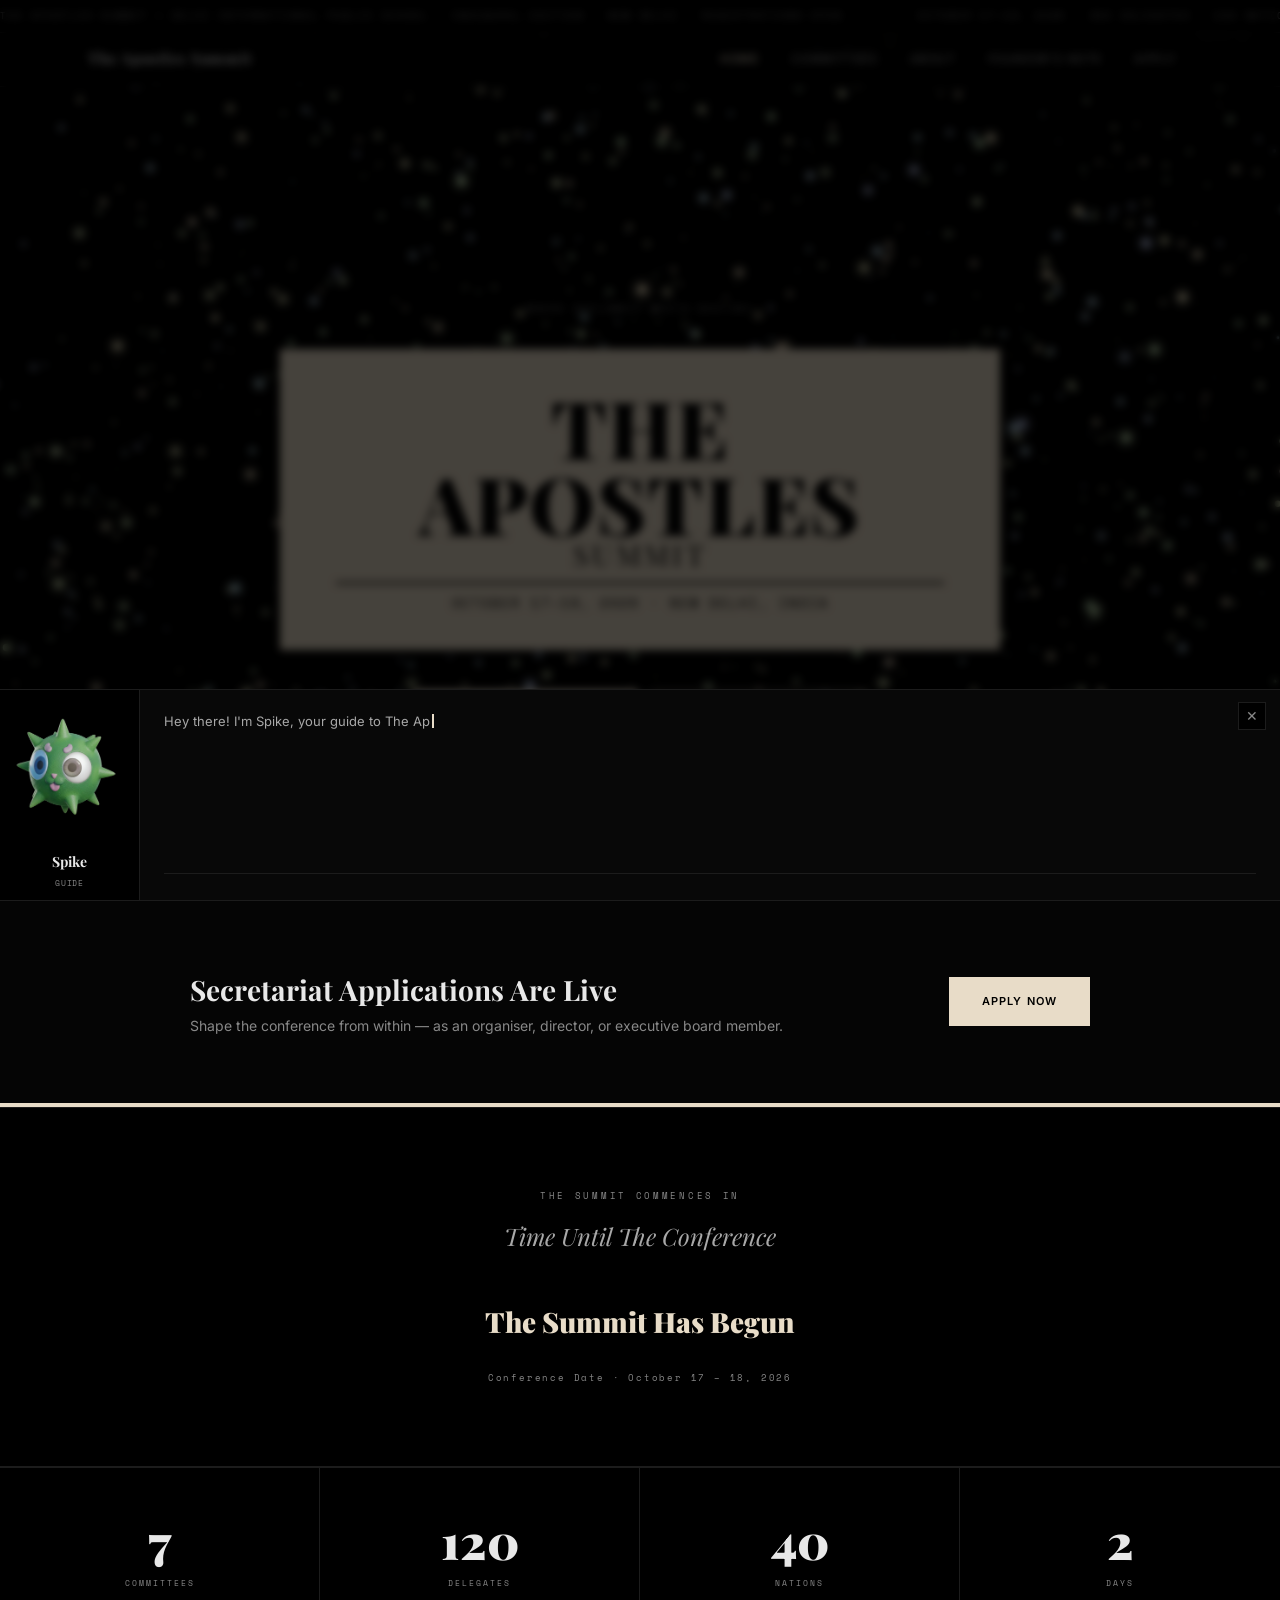
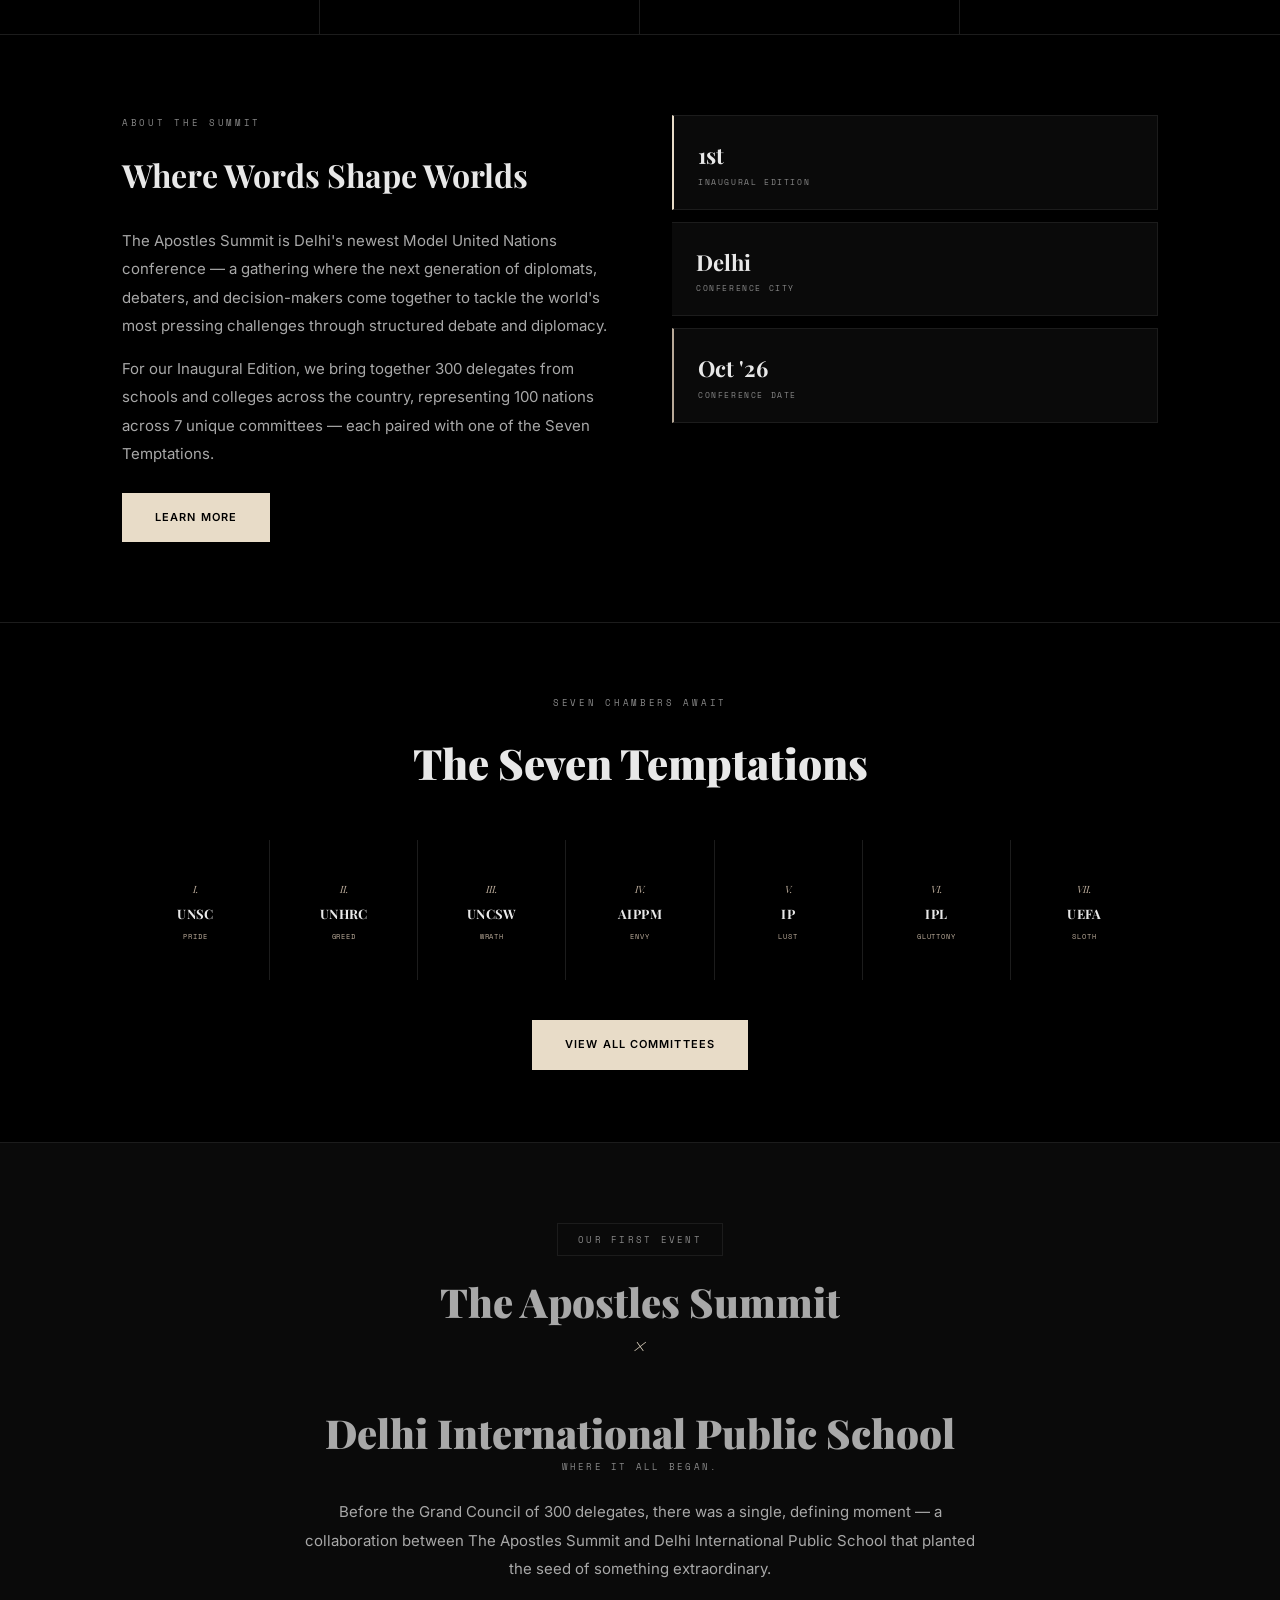
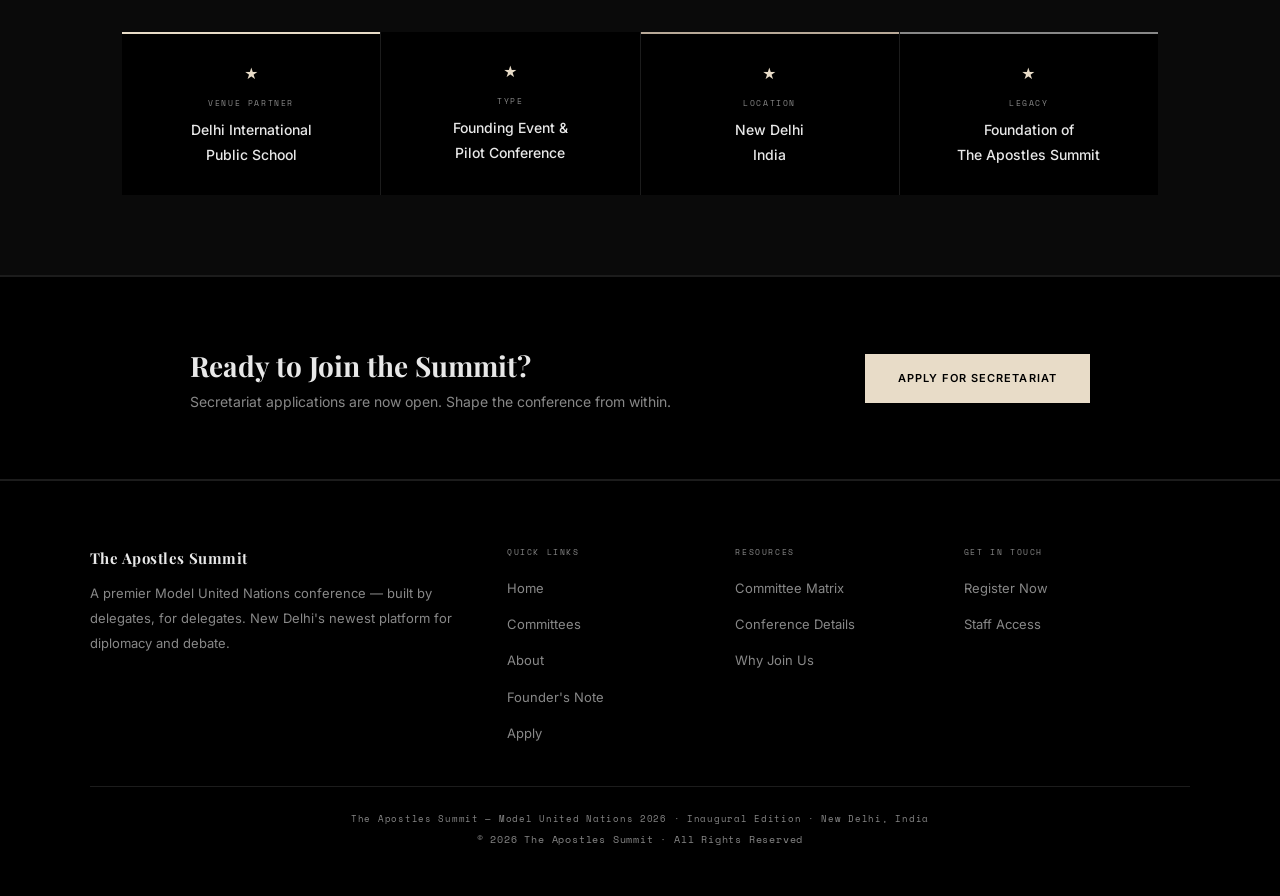
<file: index.html>
<!DOCTYPE html>
<html lang="en">
<head>
<meta charset="UTF-8">
<meta name="viewport" content="width=device-width, initial-scale=1.0">
<title>The Apostles Summit 2026 — Premier MUN Conference in New Delhi</title>

<!-- Primary Meta Tags -->
<meta name="title" content="The Apostles Summit 2026 | Model United Nations Conference">
    <meta name="description" content="Join The Apostles Summit 2026, Delhi's premier Model United Nations conference. Oct 17-18, 2026. 300 delegates, 100 nations, 7 committees across 7 deadly sins themes.">
<meta name="keywords" content="MUN, Model United Nations, Delhi MUN, student conference, debate competition, UNSC, UNHRC, UNCSW, AIPPM, Indian Parliament, International Press, UEFA, IPL, October 2026">
<meta name="author" content="The Apostles Summit">
<meta name="robots" content="index, follow">

<!-- Open Graph / Facebook -->
<meta property="og:type" content="website">
<meta property="og:url" content="https://the-apostles-summit.vercel.app/">
<meta property="og:title" content="The Apostles Summit 2026 — MUN Conference Delhi">
    <meta property="og:description" content="The Apostles Summit is Delhi's newest Model United Nations conference. October 17-18, 2026 | 300 delegates, 100 nations, 7 committees">
<meta property="og:image" content="https://the-apostles-summit.vercel.app/assets/images/og-image.jpg">
<meta property="og:image:width" content="1200">
<meta property="og:image:height" content="630">
<meta property="og:site_name" content="The Apostles Summit">

<!-- Twitter -->
<meta property="twitter:card" content="summary_large_image">
<meta property="twitter:url" content="https://the-apostles-summit.vercel.app/">
<meta property="twitter:title" content="The Apostles Summit 2026 — MUN Conference Delhi">
    <meta property="twitter:description" content="Delhi's newest Model United Nations conference. Oct 17-18, 2026. 300 delegates, 100 nations, 7 committees themed around the Seven Deadly Sins.">
<meta property="twitter:image" content="https://the-apostles-summit.vercel.app/assets/images/og-image.jpg">
<meta property="twitter:site" content="@ApostlesSummit">

<!-- Icons -->
<link rel="icon" type="image/png" sizes="32x32" href="/favicon-32x32.png">
<link rel="icon" type="image/png" sizes="16x16" href="/favicon-16x16.png">
<link rel="canonical" href="https://the-apostles-summit.vercel.app/">

<!-- Preconnect -->
<link rel="preconnect" href="https://fonts.googleapis.com">
<link rel="preconnect" href="https://fonts.gstatic.com" crossorigin>
<link href="https://fonts.googleapis.com/css2?family=Playfair+Display:ital,wght@0,400;0,700;0,900;1,400;1,700&family=Inter:wght@300;400;500;600&family=Space+Mono:wght@400;700&display=swap" rel="stylesheet">
<link rel="stylesheet" href="assets/css/style.css">
<script src="https://cdn.jsdelivr.net/npm/gsap@3.12.5/dist/gsap.min.js"></script>

<!-- Structured Data -->
<script type="application/ld+json">
{
  "@context": "https://schema.org",
  "@type": "Event",
  "name": "The Apostles Summit 2026",
    "description": "Delhi's premier Model United Nations conference. October 17-18, 2026. 300 delegates, 100 nations, 7 committees themed around the Seven Deadly Sins.",
      "startDate": "2026-10-17T09:00:00+05:30",
      "endDate": "2026-10-19T17:00:00+05:30",
  "eventAttendanceMode": "https://schema.org/OfflineEventAttendanceMode",
  "eventStatus": "https://schema.org/EventScheduled",
  "location": {
    "@type": "Place",
    "name": "New Delhi, India",
    "address": {
      "@type": "PostalAddress",
      "addressLocality": "New Delhi",
      "addressCountry": "IN"
    }
  },
  "organizer": {
    "@type": "Organization",
    "name": "The Apostles Summit",
    "url": "https://the-apostles-summit.vercel.app"
  },
  "offers": {
    "@type": "Offer",
    "name": "Delegate Registration",
    "url": "https://forms.gle/mk4NyzWRt6TWU8K98",
    "validFrom": "2026-07-01"
  },
  "keywords": "MUN, Model United Nations, Delhi, conference, debate, UNSC, UNHRC, UNCSW, AIPPM"
}
</script>
</head>
<body data-page="home">

<!-- TICKER -->
<div class="ticker">
  <div class="ticker-track">
    <span class="ticker-item">The Apostles Summit × Delhi International Public School · Inaugural Edition · New Delhi · Registrations Open ·</span>
    <span class="ticker-item">October 17–18, 2026 · 300 Delegates · 100 Nations · 7 Committees ·</span>
    <span class="ticker-item">The Apostles Summit × Delhi International Public School · Inaugural Edition · New Delhi · Registrations Open ·</span>
    <span class="ticker-item">October 17–18, 2026 · 300 Delegates · 100 Nations · 7 Committees ·</span>
  </div>
</div>

<!-- NAV -->
<nav class="nav">
  <div class="nav-inner">
    <a href="index.html" class="nav-brand">The Apostles Summit</a>
    <div class="nav-links" id="navLinks">
      <a href="index.html" class="nav-link active" id="nl-home">Home</a>
      <a href="committees.html" class="nav-link" id="nl-committees">Committees</a>
      <a href="about.html" class="nav-link" id="nl-about">About</a>
      <a href="founders.html" class="nav-link" id="nl-founders">Founder's Note</a>
      <a href="apply.html" class="nav-link" id="nl-apply">Apply</a>
    </div>
    <button class="nav-toggle" id="navToggle" onclick="toggleNav()" aria-label="Menu" style="display:none">☰</button>
  </div>
</nav>

<div id="staggeredMenuContainer"></div>

<div class="page">

<!-- HERO -->
<section class="hero">
  <div class="galaxy-wrap" id="galaxyWrap"></div>

  <p class="hero-eyebrow">Where Diplomacy Meets Destiny</p>

  <div class="hero-box">
    <h1 class="hero-title" aria-label="The Apostles Summit">
      <span class="hl1">THE APOSTLES</span>
      <span class="hl2">SUMMIT</span>
      <span class="hl3">October 17–18, 2026 · New Delhi, India</span>
    </h1>
  </div>

  <div class="hero-actions">
    <a href="apply.html" class="btn">Apply for Secretariat</a>
    <a href="committees.html" class="btn btn-outline">Explore Committees</a>
  </div>
</section>

<!-- ANNOUNCEMENT BAND -->
<div class="cta-band" style="background:#050505;border-bottom:4px solid var(--accent)">
  <div class="cta-band-inner">
    <div>
      <div class="cta-band-title">Secretariat Applications Are Live</div>
      <div class="cta-band-sub">Shape the conference from within — as an organiser, director, or executive board member.</div>
    </div>
    <a href="apply.html" class="btn">Apply Now</a>
  </div>
</div>

<!-- COUNTDOWN -->
<div class="countdown-section">
  <div class="countdown-eyebrow">The Summit Commences In</div>
  <div class="countdown-title">Time Until The Conference</div>
  <div id="cdDone" class="countdown-done">The Summit Has Begun</div>
  <div class="countdown-grid" id="cdGrid">
    <div class="cd-cell"><span class="cd-num" id="cd-days">00</span><span class="cd-label">Days</span></div>
    <div class="cd-colon">:</div>
    <div class="cd-cell"><span class="cd-num" id="cd-hours">00</span><span class="cd-label">Hours</span></div>
    <div class="cd-colon">:</div>
    <div class="cd-cell"><span class="cd-num" id="cd-mins">00</span><span class="cd-label">Minutes</span></div>
    <div class="cd-colon">:</div>
    <div class="cd-cell"><span class="cd-num" id="cd-secs">00</span><span class="cd-label">Seconds</span></div>
  </div>
  <div class="countdown-event-date" id="cdDateLabel">Conference Date · October 17 – 18, 2026</div>
</div>

<!-- STATS -->
<div class="stats-bar">
  <div class="stat-cell"><div class="stat-n" data-target="7">0</div><div class="stat-l">Committees</div></div>
  <div class="stat-cell"><div class="stat-n" data-target="300">0</div><div class="stat-l">Delegates</div></div>
  <div class="stat-cell"><div class="stat-n" data-target="100">0</div><div class="stat-l">Nations</div></div>
  <div class="stat-cell"><div class="stat-n" data-target="2">0</div><div class="stat-l">Days</div></div>
</div>

<!-- ABOUT SECTION -->
<div class="wrap" style="padding:80px 32px">
  <div class="about-grid">
    <div class="about-text">
      <div class="sec-sub">About The Summit</div>
      <h2 class="about-title">Where Words Shape Worlds</h2>
      <p class="about-body">The Apostles Summit is Delhi's newest Model United Nations conference — a gathering where the next generation of diplomats, debaters, and decision-makers come together to tackle the world's most pressing challenges through structured debate and diplomacy.</p>
      <p class="about-body" style="margin-top:14px">For our Inaugural Edition, we bring together 300 delegates from schools and colleges across the country, representing 100 nations across 7 unique committees — each paired with one of the Seven Temptations.</p>
      <a href="about.html" class="btn" style="margin-top:24px">Learn More</a>
    </div>
    <div class="about-stat-stack">
      <div class="about-stat-card"><div class="asc-num">1st</div><div class="asc-label">Inaugural Edition</div></div>
      <div class="about-stat-card"><div class="asc-num">Delhi</div><div class="asc-label">Conference City</div></div>
      <div class="about-stat-card"><div class="asc-num">Oct '26</div><div class="asc-label">Conference Date</div></div>
    </div>
  </div>
</div>

<!-- COMMITTEES -->
<div class="section-divider"></div>
<div style="background:var(--bg-surface);padding:72px 0">
  <div class="wrap">
    <div class="sec-label" style="padding:0 0 40px">
      <div class="sec-sub">Seven Chambers Await</div>
      <p class="sec-title">The Seven Temptations</p>
    </div>
    <div class="home-comm-grid">
      <a href="committees.html" class="hc-card"><div class="hc-num">I.</div><div class="hc-name">UNSC</div><div class="hc-theme">Pride</div></a>
      <a href="committees.html" class="hc-card"><div class="hc-num">II.</div><div class="hc-name">UNHRC</div><div class="hc-theme">Greed</div></a>
      <a href="committees.html" class="hc-card"><div class="hc-num">III.</div><div class="hc-name">UNCSW</div><div class="hc-theme">Wrath</div></a>
      <a href="committees.html" class="hc-card"><div class="hc-num">IV.</div><div class="hc-name">AIPPM</div><div class="hc-theme">Envy</div></a>
      <a href="committees.html" class="hc-card"><div class="hc-num">V.</div><div class="hc-name">IP</div><div class="hc-theme">Lust</div></a>
      <a href="committees.html" class="hc-card"><div class="hc-num">VI.</div><div class="hc-name">IPL</div><div class="hc-theme">Gluttony</div></a>
      <a href="committees.html" class="hc-card"><div class="hc-num">VII.</div><div class="hc-name">UEFA</div><div class="hc-theme">Sloth</div></a>
    </div>
    <div style="text-align:center;margin-top:40px">
      <a href="committees.html" class="btn">View All Committees</a>
    </div>
  </div>
</div>

<!-- FIRST EVENT -->
<div class="first-event-section">
  <div class="wrap fe-wrap">
    <div class="fe-badge">Our First Event</div>
    <h2 class="fe-title" style="color:var(--cream)">The Apostles Summit<br><span class="fe-collab">×</span><br>Delhi International Public School</h2>
    <p class="fe-tagline">Where it all began.</p>
    <p class="fe-body">Before the Grand Council of 300 delegates, there was a single, defining moment — a collaboration between The Apostles Summit and Delhi International Public School that planted the seed of something extraordinary.</p>
    <div class="fe-cards">
      <div class="fe-card"><div class="fe-card-icon">★</div><div class="fe-card-title">Venue Partner</div><div class="fe-card-val">Delhi International<br>Public School</div></div>
      <div class="fe-card"><div class="fe-card-icon">★</div><div class="fe-card-title">Type</div><div class="fe-card-val">Founding Event &<br>Pilot Conference</div></div>
      <div class="fe-card"><div class="fe-card-icon">★</div><div class="fe-card-title">Location</div><div class="fe-card-val">New Delhi<br>India</div></div>
      <div class="fe-card"><div class="fe-card-icon">★</div><div class="fe-card-title">Legacy</div><div class="fe-card-val">Foundation of<br>The Apostles Summit</div></div>
    </div>
  </div>
</div>

<!-- CTA -->
<div class="cta-band">
  <div class="cta-band-inner">
    <div>
      <div class="cta-band-title">Ready to Join the Summit?</div>
      <div class="cta-band-sub">Secretariat applications are now open. Shape the conference from within.</div>
    </div>
    <a href="apply.html" class="btn">Apply for Secretariat</a>
  </div>
</div>

</div><!-- /page -->

<!-- FOOTER -->
<footer>
  <div class="ft-grid">
    <div class="ft-brand">
      <div class="ft-name">The Apostles Summit</div>
      <p class="ft-motto">A premier Model United Nations conference — built by delegates, for delegates. New Delhi's newest platform for diplomacy and debate.</p>
    </div>
    <div>
      <div class="ft-head">Quick Links</div>
      <ul class="ft-links">
        <li><a href="index.html">Home</a></li>
        <li><a href="committees.html">Committees</a></li>
        <li><a href="about.html">About</a></li>
        <li><a href="founders.html">Founder's Note</a></li>
        <li><a href="apply.html">Apply</a></li>
      </ul>
    </div>
    <div>
      <div class="ft-head">Resources</div>
      <ul class="ft-links">
        <li><a href="https://docs.google.com/spreadsheets/d/1gj-rE5Oi8mm0y1Y42Uh25D3Vp79RE48dImyr0q1-JV8/edit?usp=sharing" target="_blank" rel="noopener">Committee Matrix</a></li>
        <li><a href="about.html">Conference Details</a></li>
        <li><a href="about.html">Why Join Us</a></li>
      </ul>
    </div>
    <div>
      <div class="ft-head">Get in Touch</div>
      <ul class="ft-links">
        <li><a href="apply.html">Register Now</a></li>
        <li><a href="organiser.html">Staff Access</a></li>
      </ul>
    </div>
  </div>
  <div class="ft-bottom">
    <p>The Apostles Summit — Model United Nations 2026 · Inaugural Edition · New Delhi, India</p>
    <p style="margin-top:4px;font-size:10px">© 2026 The Apostles Summit · All Rights Reserved</p>
  </div>
</footer>

<!-- NPC OVERLAY -->
<div id="npcOverlay"></div>
<div id="npcBox">
  <div class="npc-shell">
    <div class="npc-portrait">
      <div class="spike-portrait-wrap">
        <div class="spike-stage" id="spikeStage">
          <img class="spike-photo" id="spikePhoto" src="assets/images/spike.png" alt="Spike">
        </div>
      </div>
      <div class="npc-nameplate">
        <div class="npc-nametag">Spike</div>
        <div class="npc-roletag">Guide</div>
      </div>
    </div>
    <div class="npc-dialogue">
      <div class="npc-text-wrap" id="npcTextWrap" style="cursor:pointer" title="Click to skip">
        <span class="npc-text" id="npcText"></span><span class="tw-cursor" id="twCursor" style="display:none"></span>
      </div>
      <div class="npc-choices" id="npcChoices"></div>
      <div class="npc-chat-row" id="chatRow">
        <textarea class="npc-input" id="chatInput" rows="2" placeholder="Ask Spike anything about the Summit..."></textarea>
        <button class="npc-send" id="chatSend" onclick="sendChat()">Ask</button>
      </div>
    </div>
    <button class="npc-close" onclick="closeNPC()" title="Close">✕</button>
  </div>
  <div id="npcHint" style="display:none"></div>
</div>
<button class="summon-btn" id="summonBtn" onclick="openNPC()">Ask Spike</button>
<div class="toast" id="toastEl"><div class="toast-t" id="toastT"></div><div class="toast-m" id="toastM"></div></div>

<script src="assets/js/skybg.js"></script>
<script src="assets/js/main.js"></script>
<script src="assets/js/galaxy.js"></script>
<script>
(function(){
  var wrap = document.getElementById('galaxyWrap');
  if (!wrap) { console.error('galaxyWrap not found'); return; }
  if (!window.createGalaxy) { console.error('createGalaxy not defined'); return; }
  console.log('galaxyWrap dimensions:', wrap.clientWidth, wrap.clientHeight);
  wrap.style.pointerEvents = 'auto';
  try {
    createGalaxy(wrap, {
      hueShift: 40,
      saturation: 0.3,
      glowIntensity: 0.6,
      twinkleIntensity: 0.5,
      density: 0.8,
      rotationSpeed: 0.05,
      mouseRepulsion: true,
      repulsionStrength: 1.5
    });
    console.log('Galaxy created successfully');
  } catch(e) {
    console.error('Galaxy error:', e);
  }
})();
</script>
<script src="assets/js/staggered-menu.js"></script>
<script>
(function(){
  var smContainer = document.getElementById('staggeredMenuContainer');
  if (!smContainer || !window.createStaggeredMenu) return;
  createStaggeredMenu(smContainer, {
    position: 'right',
    colors: ['#e8dcc8', '#888', '#000'],
    items: [
      { label: 'Home', ariaLabel: 'Go to home page', link: 'index.html' },
      { label: 'Committees', ariaLabel: 'View committees', link: 'committees.html' },
      { label: 'About', ariaLabel: 'Learn about us', link: 'about.html' },
      { label: 'Founder\'s Note', ariaLabel: 'Founder\'s note', link: 'founders.html' },
      { label: 'Apply', ariaLabel: 'Apply for secretariat', link: 'apply.html' }
    ],
    socialItems: [
      { label: 'Instagram', link: 'https://instagram.com' },
      { label: 'LinkedIn', link: 'https://linkedin.com' }
    ],
    displaySocials: true,
    displayItemNumbering: true,
    menuButtonColor: 'var(--text)',
    openMenuButtonColor: 'var(--accent)',
    accentColor: 'var(--accent)',
    changeMenuColorOnOpen: true,
    closeOnClickAway: true,
    onMenuOpen: function(){ console.log('Menu opened'); },
    onMenuClose: function(){ console.log('Menu closed'); }
  });
})();
</script>
</body>
</html>
</file>
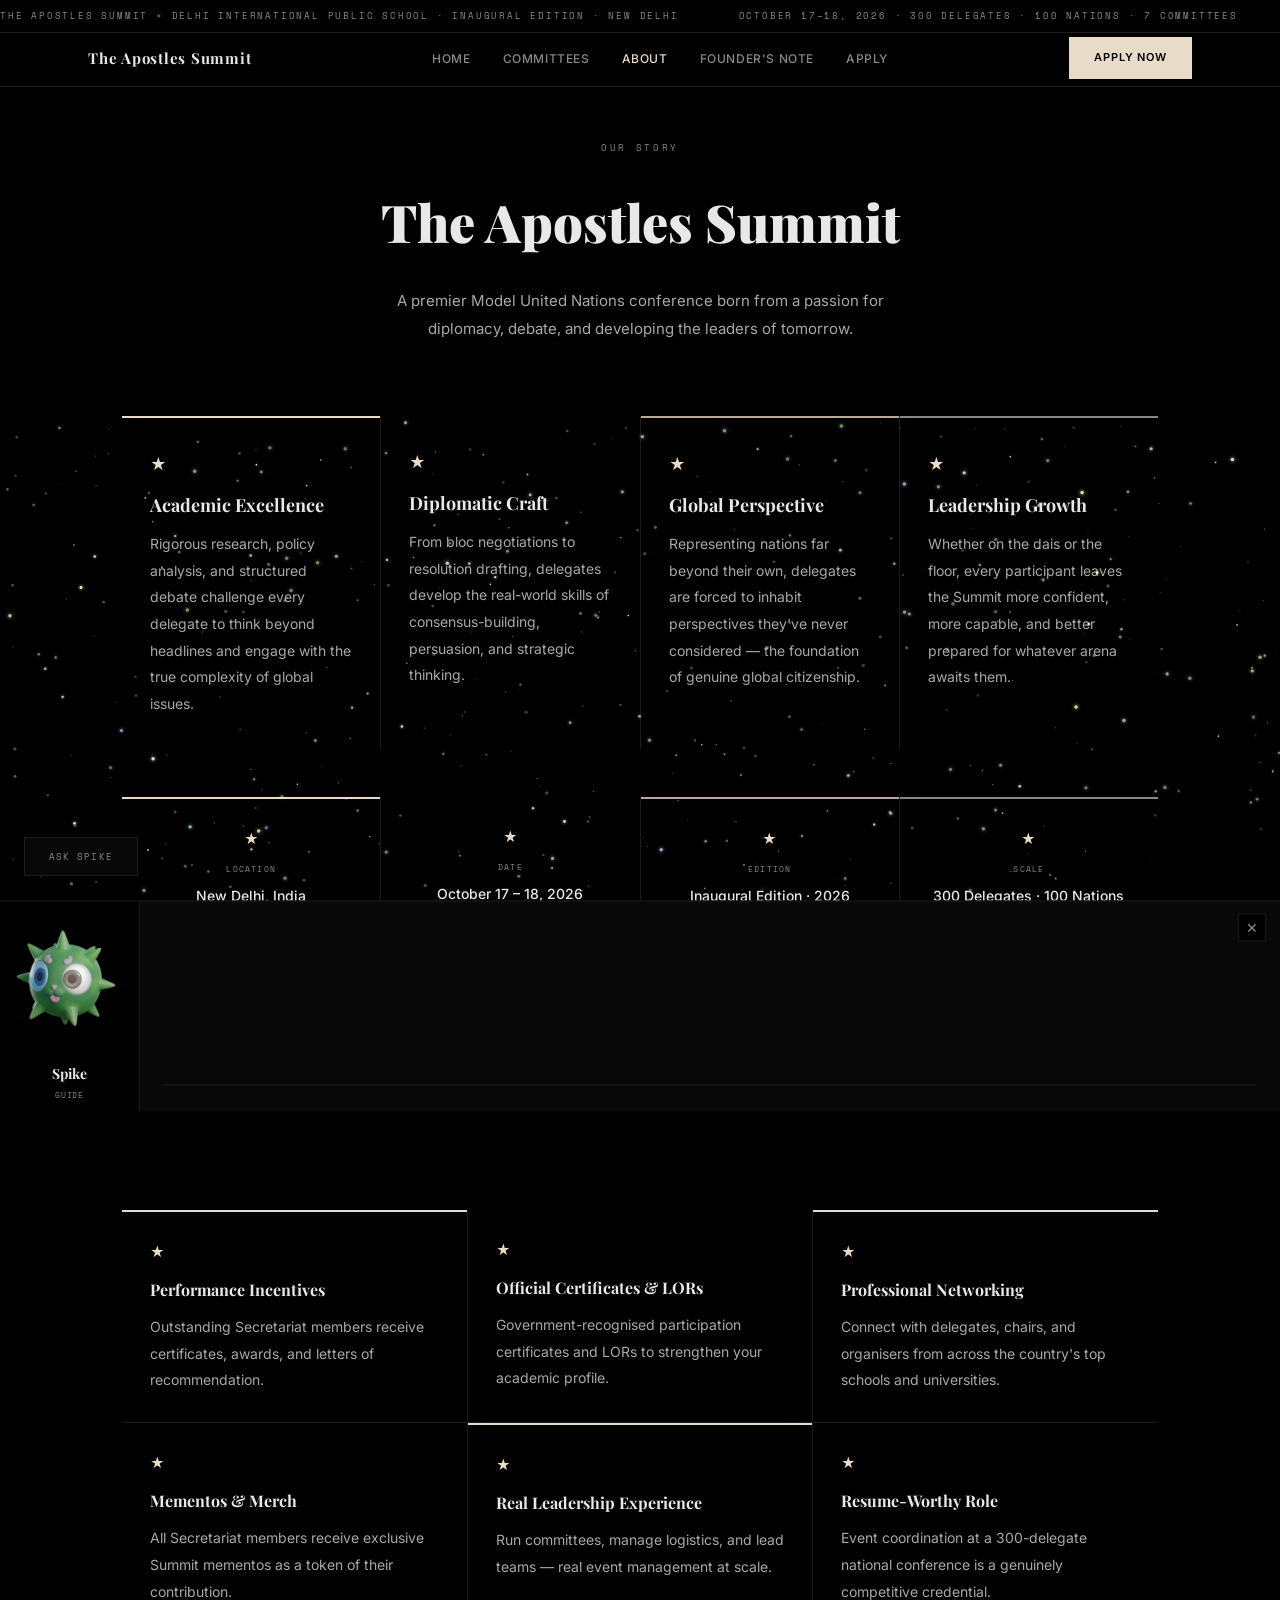
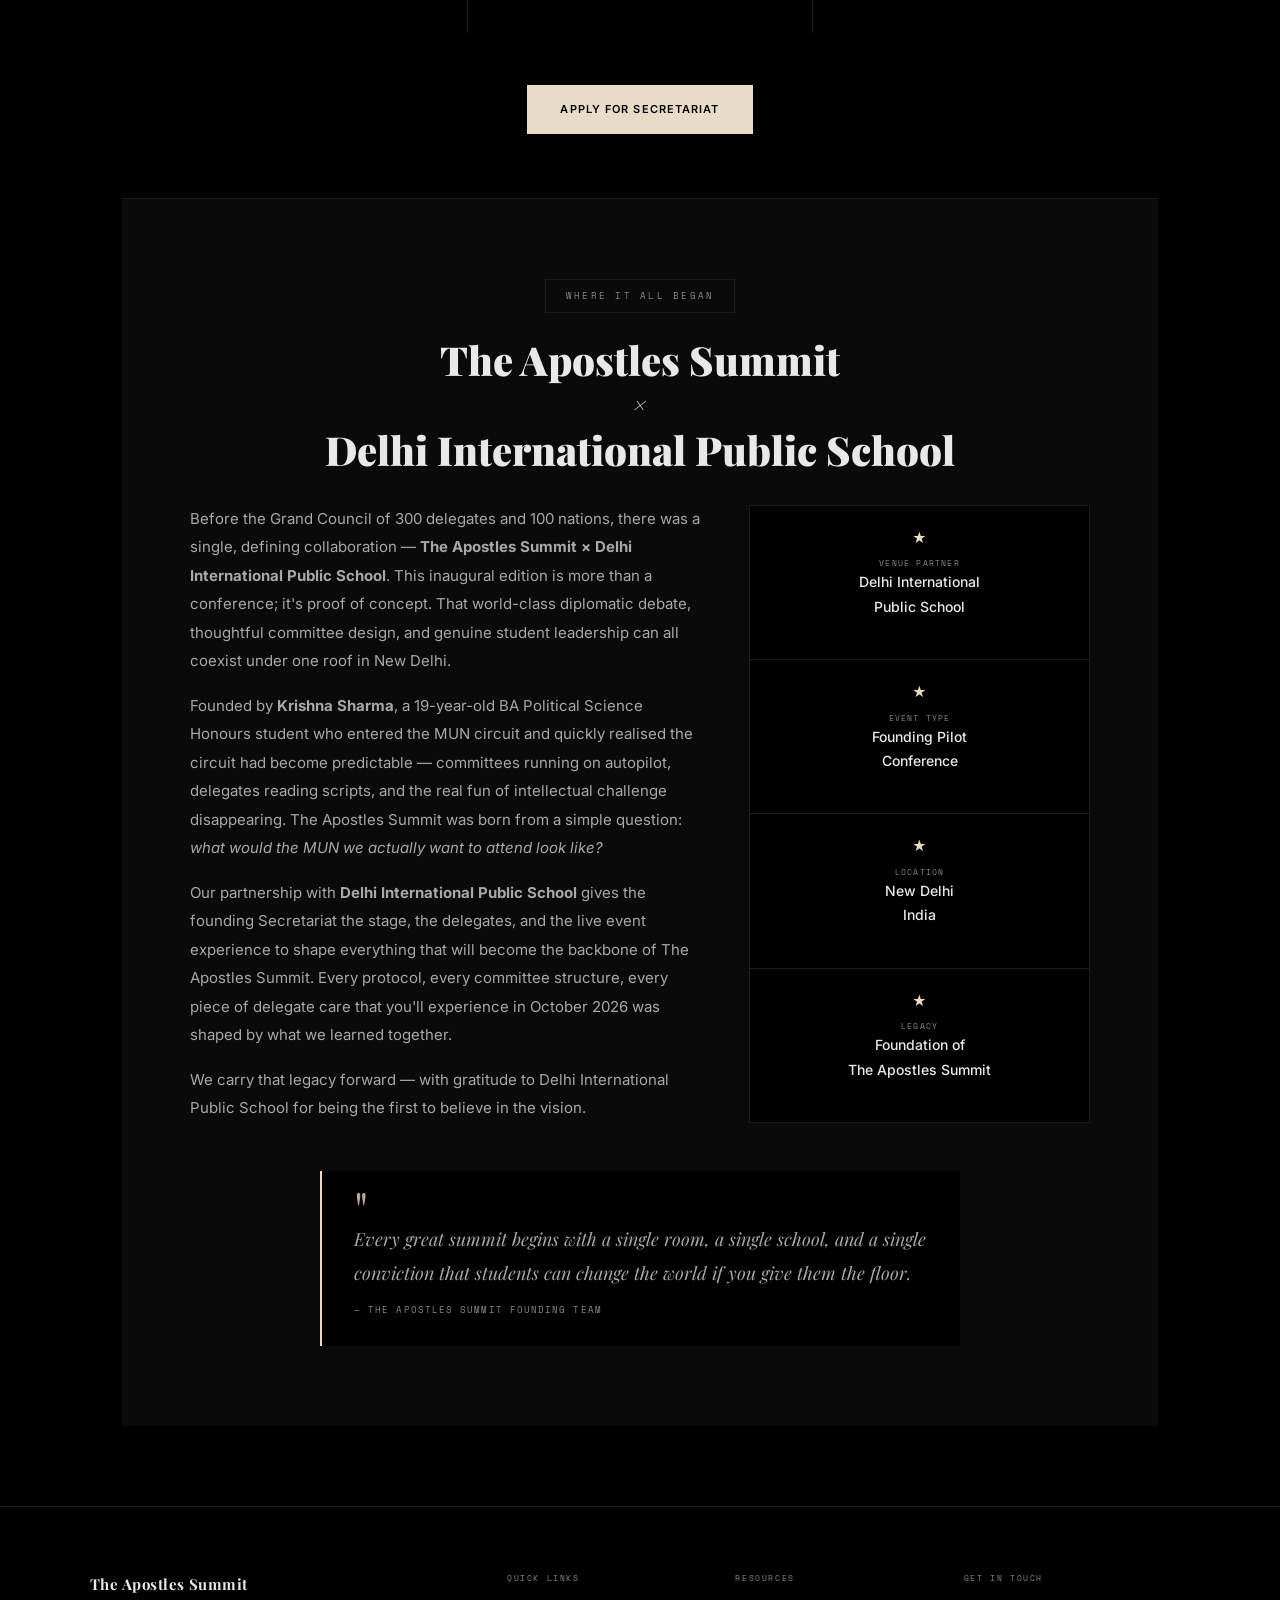
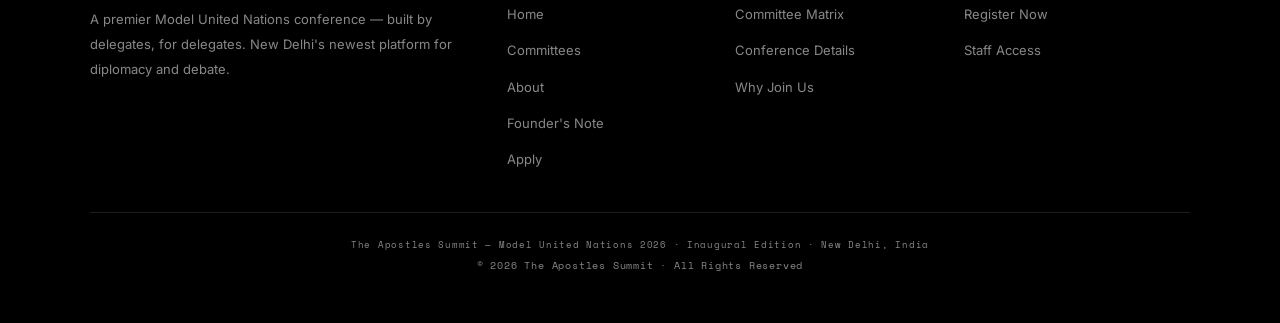
<file: about.html>
<!DOCTYPE html>
<html lang="en">
<head>
<meta charset="UTF-8">
<meta name="viewport" content="width=device-width, initial-scale=1.0">
<title>About The Apostles Summit 2026 | MUN Conference New Delhi</title>

<!-- Primary Meta Tags -->
<meta name="description" content="Learn about The Apostles Summit 2026, Delhi's premier Model United Nations conference. About our Seven Temptations theme, 7 unique committees, and the Seven Deadly Sins MUN experience.">
<meta name="keywords" content="MUN, Model United Nations, Delhi MUN, student conference, debate, Seven Deadly Sins, UNSC, UNHRC, UNCSW, AIPPM, International Press, UEFA, IPL" />
<meta name="author" content="The Apostles Summit">
<meta name="robots" content="index, follow">

<!-- Open Graph / Facebook -->
<meta property="og:type" content="website">
<meta property="og:url" content="https://the-apostles-summit.vercel.app/about.html">
<meta property="og:title" content="About The Apostles Summit 2026 | MUN Conference">
<meta property="og:description" content="The Apostles Summit is Delhi's newest Model United Nations conference themed around the Seven Deadly Sins. 7 unique committees, 300 delegates.">
<meta property="og:image" content="https://the-apostles-summit.vercel.app/assets/images/og-image.jpg">
<meta property="og:image:width" content="1200">
<meta property="og:image:height" content="630">
<meta property="og:site_name" content="The Apostles Summit">

<!-- Twitter -->
<meta property="twitter:card" content="summary_large_image">
<meta property="twitter:url" content="https://the-apostles-summit.vercel.app/about.html">
<meta property="twitter:title" content="About The Apostles Summit 2026 | MUN Conference">
<meta property="twitter:description" content="Learn about our unique Seven Temptations thematic approach to Model United Nations">
<meta property="twitter:image" content="https://the-apostles-summit.vercel.app/assets/images/og-image.jpg">

<link rel="canonical" href="https://the-apostles-summit.vercel.app/about.html">

<link rel="preconnect" href="https://fonts.googleapis.com">
<link rel="preconnect" href="https://fonts.gstatic.com" crossorigin>
<link href="https://fonts.googleapis.com/css2?family=Playfair+Display:ital,wght@0,400;0,700;0,900;1,400;1,700&family=Inter:wght@300;400;500;600&family=Space+Mono:ital,wght@0,400;0,700;1,400;1,700&display=swap" rel="stylesheet">
<link rel="stylesheet" href="assets/css/style.css">
</head>
<body data-page="about">
<div class="ticker">
  <div class="ticker-track">
    <span class="ticker-item">The Apostles Summit × Delhi International Public School · Inaugural Edition · New Delhi</span>
    <span class="ticker-item">October 17–18, 2026 · 300 Delegates · 100 Nations · 7 Committees</span>
    <span class="ticker-item">The Apostles Summit × Delhi International Public School · Inaugural Edition · New Delhi</span>
    <span class="ticker-item">October 17–18, 2026 · 300 Delegates · 100 Nations · 7 Committees</span>
  </div>
</div>
<nav class="nav">
  <div class="nav-inner">
    <a href="index.html" class="nav-brand">The Apostles Summit</a>
    <div class="nav-links" id="navLinks">
      <a href="index.html" class="nav-link" id="nl-home">Home</a>
      <a href="committees.html" class="nav-link" id="nl-committees">Committees</a>
      <a href="about.html" class="nav-link" id="nl-about">About</a>
      <a href="founders.html" class="nav-link" id="nl-founders">Founder's Note</a>
      <a href="apply.html" class="nav-link" id="nl-apply">Apply</a>
    </div>
    <a href="apply.html" class="nav-apply">Apply Now</a>
    <button class="nav-toggle" id="navToggle" onclick="toggleNav()" aria-label="Menu">☰</button>
  </div>
</nav>
<div class="page">
  <div class="page-header">
    <div class="ph-eyebrow">Our Story</div>
    <h1 class="ph-title">The Apostles Summit</h1>
    <p class="ph-sub">A premier Model United Nations conference born from a passion for diplomacy, debate, and developing the leaders of tomorrow.</p>
  </div>
  <div class="wrap" style="padding-bottom:80px">
    <div class="pillars-grid">
      <div class="pillar-card">
        <div class="pillar-icon">★</div>
        <div class="pillar-title">Academic Excellence</div>
        <p class="pillar-body">Rigorous research, policy analysis, and structured debate challenge every delegate to think beyond headlines and engage with the true complexity of global issues.</p>
      </div>
      <div class="pillar-card">
        <div class="pillar-icon">★</div>
        <div class="pillar-title">Diplomatic Craft</div>
        <p class="pillar-body">From bloc negotiations to resolution drafting, delegates develop the real-world skills of consensus-building, persuasion, and strategic thinking.</p>
      </div>
      <div class="pillar-card">
        <div class="pillar-icon">★</div>
        <div class="pillar-title">Global Perspective</div>
        <p class="pillar-body">Representing nations far beyond their own, delegates are forced to inhabit perspectives they've never considered — the foundation of genuine global citizenship.</p>
      </div>
      <div class="pillar-card">
        <div class="pillar-icon">★</div>
        <div class="pillar-title">Leadership Growth</div>
        <p class="pillar-body">Whether on the dais or the floor, every participant leaves the Summit more confident, more capable, and better prepared for whatever arena awaits them.</p>
      </div>
    </div>
    <div class="details-band">
      <div class="detail-item">
        <div class="detail-icon">★</div>
        <div class="detail-label">Location</div>
        <div class="detail-val">New Delhi, India</div>
      </div>
      <div class="detail-item">
        <div class="detail-icon">★</div>
        <div class="detail-label">Date</div>
        <div class="detail-val">October 17 – 18, 2026</div>
      </div>
      <div class="detail-item">
        <div class="detail-icon">★</div>
        <div class="detail-label">Edition</div>
        <div class="detail-val">Inaugural Edition · 2026</div>
      </div>
      <div class="detail-item">
        <div class="detail-icon">★</div>
        <div class="detail-label">Scale</div>
        <div class="detail-val">300 Delegates · 100 Nations</div>
      </div>
    </div>
    <div class="sec-label" style="padding-top:72px">
      <div class="sec-sub">Join the Team</div>
      <p class="sec-title">Why Join the Secretariat?</p>
    </div>
    <div class="perks-grid">
      <div class="perk-card">
        <div class="perk-card-icon">★</div>
        <div class="perk-card-title">Performance Incentives</div>
        <p class="perk-card-body">Outstanding Secretariat members receive certificates, awards, and letters of recommendation.</p>
      </div>
      <div class="perk-card">
        <div class="perk-card-icon">★</div>
        <div class="perk-card-title">Official Certificates & LORs</div>
        <p class="perk-card-body">Government-recognised participation certificates and LORs to strengthen your academic profile.</p>
      </div>
      <div class="perk-card">
        <div class="perk-card-icon">★</div>
        <div class="perk-card-title">Professional Networking</div>
        <p class="perk-card-body">Connect with delegates, chairs, and organisers from across the country's top schools and universities.</p>
      </div>
      <div class="perk-card">
        <div class="perk-card-icon">★</div>
        <div class="perk-card-title">Mementos & Merch</div>
        <p class="perk-card-body">All Secretariat members receive exclusive Summit mementos as a token of their contribution.</p>
      </div>
      <div class="perk-card">
        <div class="perk-card-icon">★</div>
        <div class="perk-card-title">Real Leadership Experience</div>
        <p class="perk-card-body">Run committees, manage logistics, and lead teams — real event management at scale.</p>
      </div>
      <div class="perk-card">
        <div class="perk-card-icon">★</div>
        <div class="perk-card-title">Resume-Worthy Role</div>
        <p class="perk-card-body">Event coordination at a 300-delegate national conference is a genuinely competitive credential.</p>
      </div>
    </div>
    <div style="text-align:center;margin-top:52px">
      <a href="apply.html" class="btn btn-primary">Apply for Secretariat</a>
    </div>
    <div class="fe-about-section">
      <div class="fe-about-inner">
        <div class="fe-about-badge">Where It All Began</div>
        <h2 class="fe-about-title">The Apostles Summit <span class="fe-collab">×</span> Delhi International Public School</h2>
        <div class="fe-about-grid">
          <div class="fe-about-text">
            <p class="fe-body">Before the Grand Council of 300 delegates and 100 nations, there was a single, defining collaboration — <strong>The Apostles Summit × Delhi International Public School</strong>. This inaugural edition is more than a conference; it's proof of concept. That world-class diplomatic debate, thoughtful committee design, and genuine student leadership can all coexist under one roof in New Delhi.</p>
            <p class="fe-body" style="margin-top:16px">Founded by <strong>Krishna Sharma</strong>, a 19-year-old BA Political Science Honours student who entered the MUN circuit and quickly realised the circuit had become predictable — committees running on autopilot, delegates reading scripts, and the real fun of intellectual challenge disappearing. The Apostles Summit was born from a simple question: <em>what would the MUN we actually want to attend look like?</em></p>
            <p class="fe-body" style="margin-top:16px">Our partnership with <strong>Delhi International Public School</strong> gives the founding Secretariat the stage, the delegates, and the live event experience to shape everything that will become the backbone of The Apostles Summit. Every protocol, every committee structure, every piece of delegate care that you'll experience in October 2026 was shaped by what we learned together.</p>
            <p class="fe-body" style="margin-top:16px">We carry that legacy forward — with gratitude to Delhi International Public School for being the first to believe in the vision.</p>
          </div>
          <div class="fe-about-cards">
            <div class="fe-about-card">
              <div class="fe-about-card-icon">★</div>
              <div class="fe-about-card-label">Venue Partner</div>
              <div class="fe-about-card-val">Delhi International<br>Public School</div>
            </div>
            <div class="fe-about-card">
              <div class="fe-about-card-icon">★</div>
              <div class="fe-about-card-label">Event Type</div>
              <div class="fe-about-card-val">Founding Pilot<br>Conference</div>
            </div>
            <div class="fe-about-card">
              <div class="fe-about-card-icon">★</div>
              <div class="fe-about-card-label">Location</div>
              <div class="fe-about-card-val">New Delhi<br>India</div>
            </div>
            <div class="fe-about-card">
              <div class="fe-about-card-icon">★</div>
              <div class="fe-about-card-label">Legacy</div>
              <div class="fe-about-card-val">Foundation of<br>The Apostles Summit</div>
            </div>
          </div>
        </div>
        <div class="fe-about-quote">
          <div class="fe-about-quote-mark">"</div>
          <p class="fe-about-quote-text">Every great summit begins with a single room, a single school, and a single conviction that students can change the world if you give them the floor.</p>
          <div class="fe-about-quote-attr">— The Apostles Summit Founding Team</div>
        </div>
      </div>
    </div>
  </div>
</div>
<footer>
  <div class="ft-grid">
    <div class="ft-brand">
      <div class="ft-name">The Apostles Summit</div>
      <p class="ft-motto">A premier Model United Nations conference — built by delegates, for delegates. New Delhi's newest platform for diplomacy and debate.</p>
    </div>
    <div>
      <div class="ft-head">Quick Links</div>
      <ul class="ft-links">
        <li><a href="index.html">Home</a></li>
        <li><a href="committees.html">Committees</a></li>
        <li><a href="about.html">About</a></li>
        <li><a href="founders.html">Founder's Note</a></li>
        <li><a href="apply.html">Apply</a></li>
      </ul>
    </div>
    <div>
      <div class="ft-head">Resources</div>
      <ul class="ft-links">
        <li><a href="https://docs.google.com/spreadsheets/d/1gj-rE5Oi8mm0y1Y42Uh25D3Vp79RE48dImyr0q1-JV8/edit?usp=sharing" target="_blank" rel="noopener">Committee Matrix</a></li>
        <li><a href="about.html">Conference Details</a></li>
        <li><a href="about.html">Why Join Us</a></li>
      </ul>
    </div>
    <div>
      <div class="ft-head">Get in Touch</div>
      <ul class="ft-links">
        <li><a href="apply.html">Register Now</a></li>
        <li><a href="organiser.html">Staff Access</a></li>
      </ul>
    </div>
  </div>
  <div class="ft-bottom">
    <p>The Apostles Summit — Model United Nations 2026 · Inaugural Edition · New Delhi, India</p>
    <p style="margin-top:4px;font-size:10px">© 2026 The Apostles Summit · All Rights Reserved</p>
  </div>
</footer>
<div id="npcOverlay"></div>
<div id="npcBox">
  <div class="npc-shell">
    <div class="npc-portrait">
      <div class="spike-portrait-wrap">
        <div class="spike-stage" id="spikeStage">
          <img class="spike-photo" id="spikePhoto" src="assets/images/spike.png" alt="Spike">
        </div>
      </div>
      <div class="npc-nameplate">
        <div class="npc-nametag">Spike</div>
        <div class="npc-roletag">Guide</div>
      </div>
    </div>
    <div class="npc-dialogue">
      <div class="npc-text-wrap" id="npcTextWrap" style="cursor:pointer" title="Click to skip">
        <span class="npc-text" id="npcText"></span><span class="tw-cursor" id="twCursor" style="display:none"></span>
      </div>
      <div class="npc-choices" id="npcChoices"></div>
      <div class="npc-chat-row" id="chatRow">
        <textarea class="npc-input" id="chatInput" rows="2" placeholder="Ask Spike anything about the Summit..."></textarea>
        <button class="npc-send" id="chatSend" onclick="sendChat()">Ask</button>
      </div>
    </div>
    <button class="npc-close" onclick="closeNPC()" title="Close">✕</button>
  </div>
  <div id="npcHint" style="display:none"></div>
</div>
<button class="summon-btn" id="summonBtn" onclick="openNPC()">Ask Spike</button>
<div class="toast" id="toastEl"><div class="toast-t" id="toastT"></div><div class="toast-m" id="toastM"></div></div>
<script src="assets/js/skybg.js"></script>
<script src="assets/js/main.js"></script>
</body>
</html>
</file>
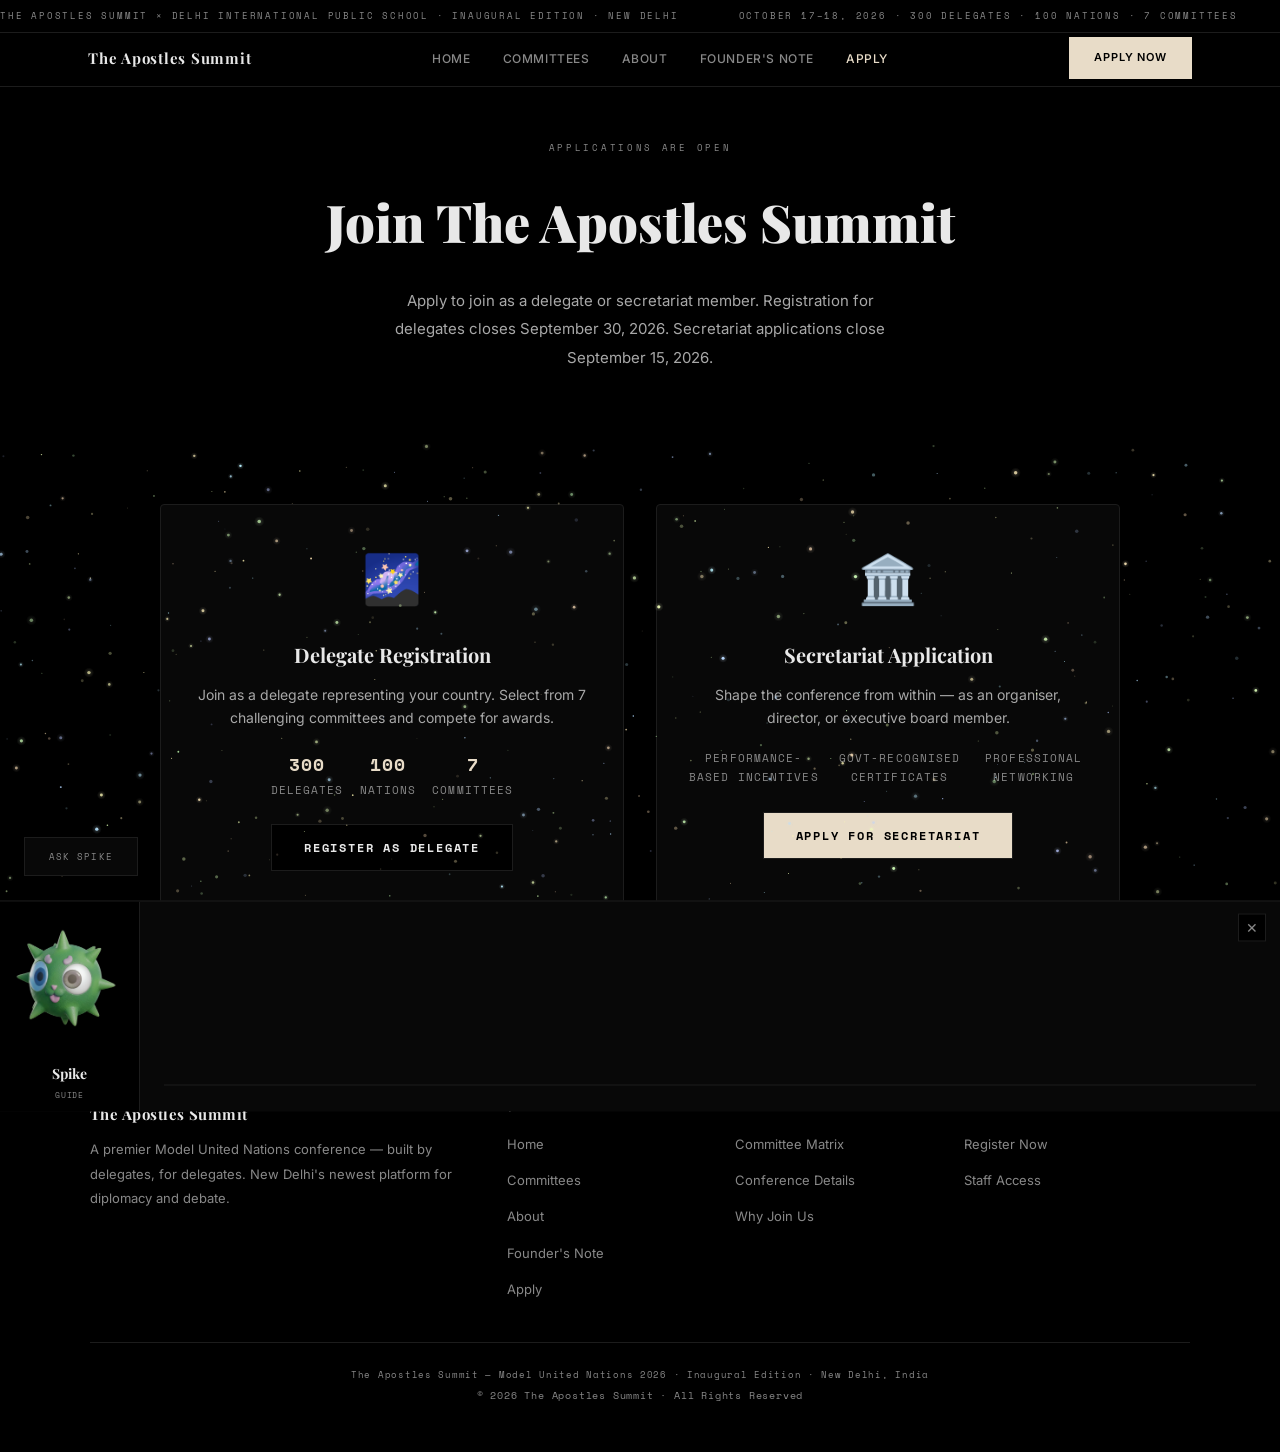
<file: apply.html>
<!DOCTYPE html>
<html lang="en">
<head>
<meta charset="UTF-8">
<meta name="viewport" content="width=device-width, initial-scale=1.0">
<title>Apply for Secretariat | The Apostles Summit 2026 MUN</title>

<!-- Primary Meta Tags -->
<meta name="description" content="Apply for Secretariat positions at The Apostles Summit 2026, Delhi's premier Model United Nations conference. Join as an organizer, director, or executive board member.">
<meta name="keywords" content="MUN secretariat, apply for secretariat, MUN application, Delhi MUN, student conference, UNSC, UNHRC, UNCSW, AIPPM, International Press, UEFA, IPL" />
<meta name="author" content="The Apostles Summit">
<meta name="robots" content="index, follow">

<!-- Open Graph / Facebook -->
<meta property="og:type" content="website">
<meta property="og:url" content="https://the-apostles-summit.vercel.app/apply.html">
<meta property="og:title" content="Apply for Secretariat | The Apostles Summit 2026">
<meta property="og:description" content="Join The Apostles Summit Secretariat 2026. Shape the conference from within. Applications open now for Delhi's premier MUN conference.">
<meta property="og:image" content="https://the-apostles-summit.vercel.app/assets/images/og-image.jpg">
<meta property="og:image:width" content="1200">
<meta property="og:image:height" content="630">
<meta property="og:site_name" content="The Apostles Summit">

<!-- Twitter -->
<meta property="twitter:card" content="summary_large_image">
<meta property="twitter:url" content="https://the-apostles-summit.vercel.app/apply.html">
<meta property="twitter:title" content="Apply for Secretariat | The Apostles Summit 2026">
<meta property="twitter:description" content="Applications open for Secretariat positions at The Apostles Summit 2026">
<meta property="twitter:image" content="https://the-apostles-summit.vercel.app/assets/images/og-image.jpg">

<link rel="canonical" href="https://the-apostles-summit.vercel.app/apply.html">

<link rel="preconnect" href="https://fonts.googleapis.com">
<link rel="preconnect" href="https://fonts.gstatic.com" crossorigin>
<link href="https://fonts.googleapis.com/css2?family=Playfair+Display:ital,wght@0,400;0,700;0,900;1,400;1,700&family=Inter:wght@300;400;500;600&family=Space+Mono:ital,wght@0,400;0,700;1,400;1,700&display=swap" rel="stylesheet">
<link rel="stylesheet" href="assets/css/style.css">
</head>
<body data-page="apply">
<div class="ticker">
  <div class="ticker-track">
    <span class="ticker-item">The Apostles Summit × Delhi International Public School · Inaugural Edition · New Delhi</span>
    <span class="ticker-item">October 17–18, 2026 · 300 Delegates · 100 Nations · 7 Committees</span>
    <span class="ticker-item">The Apostles Summit × Delhi International Public School · Inaugural Edition · New Delhi</span>
    <span class="ticker-item">October 17–18, 2026 · 300 Delegates · 100 Nations · 7 Committees</span>
  </div>
</div>
<nav class="nav">
  <div class="nav-inner">
    <a href="index.html" class="nav-brand">The Apostles Summit</a>
    <div class="nav-links" id="navLinks">
      <a href="index.html" class="nav-link" id="nl-home">Home</a>
      <a href="committees.html" class="nav-link" id="nl-committees">Committees</a>
      <a href="about.html" class="nav-link" id="nl-about">About</a>
      <a href="founders.html" class="nav-link" id="nl-founders">Founder's Note</a>
      <a href="apply.html" class="nav-link" id="nl-apply">Apply</a>
    </div>
    <a href="apply.html" class="nav-apply">Apply Now</a>
    <button class="nav-toggle" id="navToggle" onclick="toggleNav()" aria-label="Menu">☰</button>
  </div>
</nav>
  <div class="page">
    <div class="page-header">
      <div class="ph-eyebrow">Applications Are Open</div>
      <h1 class="ph-title">Join The Apostles Summit</h1>
      <p class="ph-sub">Apply to join as a delegate or secretariat member. Registration for delegates closes September 30, 2026. Secretariat applications close September 15, 2026.</p>
    </div>

    <div class="wrap" style="padding-top:60px">
      <div class="apply-options-grid">
        <div class="apply-card">
          <div class="apply-card-icon">🌌</div>
          <div class="apply-card-title">Delegate Registration</div>
          <p class="apply-card-desc">Join as a delegate representing your country. Select from 7 challenging committees and compete for awards.</p>
          <div class="apply-card-stats">
            <span><strong>300</strong> Delegates</span>
            <span><strong>100</strong> Nations</span>
            <span><strong>7</strong> Committees</span>
          </div>
          <a href="https://forms.gle/mk4NyzWRt6TWU8K98" class="btn apply-card-btn" target="_blank" rel="noopener">Register as Delegate</a>
        </div>
        <div class="apply-card">
          <div class="apply-card-icon">🏛️</div>
          <div class="apply-card-title">Secretariat Application</div>
          <p class="apply-card-desc">Shape the conference from within — as an organiser, director, or executive board member.</p>
          <div class="apply-card-stats">
            <span>Performance-Based Incentives</span>
            <span>Govt-Recognised Certificates</span>
            <span>Professional Networking</span>
          </div>
          <div class="apply-card-btn" style="background:var(--accent);color:var(--bg);cursor:pointer" onclick="showSecretariatForm()">Apply for Secretariat</div>
        </div>
      </div>
    </div>
  <div class="wrap" style="padding-bottom:80px;padding-top:52px">
    <div class="reg-panel" id="secretariatForm" style="display:none">
    <div class="reg-head">
      <div class="reg-head-pre">The Apostles Summit · Secretariat Application</div>
      <div class="reg-head-title">Apply for Secretariat</div>
      <p class="reg-head-sub">Welcome to the Secretariat Application for The Apostles Summit. We're delighted you're considering joining the backbone of this premier MUN experience. Please answer each section thoughtfully and honestly — we'll place you in a role where you'll thrive.</p>
    </div>
    <div class="perks-strip">
      <div class="perk-item"><span class="perk-icon">★</span><span>Performance-Based Incentives</span></div>
      <div class="perk-item"><span class="perk-icon">★</span><span>Certificates &amp; LORs</span></div>
      <div class="perk-item"><span class="perk-icon">★</span><span>Professional Networking</span></div>
      <div class="perk-item"><span class="perk-icon">★</span><span>Govt-Recognised Certificates</span></div>
      <div class="perk-item"><span class="perk-icon">★</span><span>Mementos for All Members</span></div>
      <div class="perk-item"><span class="perk-icon">★</span><span>Leadership &amp; Growth</span></div>
    </div>
    <div class="reg-body">
      <input type="hidden" name="role" value="Secretariat">
      <div class="step-bar">
        <div class="step active" id="step-dot-1"><span class="step-num">1</span><span class="step-lbl">Personal</span></div>
        <div class="step-line"></div>
        <div class="step" id="step-dot-2"><span class="step-num">2</span><span class="step-lbl">Background</span></div>
        <div class="step-line"></div>
        <div class="step" id="step-dot-3"><span class="step-num">3</span><span class="step-lbl">Department</span></div>
        <div class="step-line"></div>
        <div class="step" id="step-dot-4"><span class="step-num">4</span><span class="step-lbl">Motivation</span></div>
      </div>
      <div class="form-page active" id="page-1">
        <div class="page-title">Section 1 — Personal Information</div>
        <div class="fgrid">
          <div class="fld"><label class="flabel">Full Name *</label><input class="finput" id="r_name" type="text" placeholder="Your full name"></div>
          <div class="fld"><label class="flabel">Email Address *</label><input class="finput" id="r_email" type="email" placeholder="your@email.com"></div>
          <div class="fld"><label class="flabel">Phone Number *</label><input class="finput" id="r_phone" type="tel" placeholder="+91 XXXXXXXXXX"></div>
          <div class="fld"><label class="flabel">Age</label><input class="finput" id="r_age" type="number" placeholder="Your age" min="14" max="30"></div>
          <div class="fld"><label class="flabel">School / College / Institution *</label><input class="finput" id="r_school" type="text" placeholder="Your institution"></div>
          <div class="fld"><label class="flabel">City</label><input class="finput" id="r_city" type="text" placeholder="Your city"></div>
        </div>
        <div class="fgrid" style="margin-top:0">
          <div class="fld">
            <label class="flabel">Gender</label>
            <select class="fsel" id="r_gender">
              <option value="">— Select —</option>
              <option>Male</option><option>Female</option><option>Non-binary</option><option>Prefer not to say</option>
            </select>
          </div>
          <div class="fld">
            <label class="flabel">How Did You Hear About Us?</label>
            <select class="fsel" id="r_source">
              <option value="">— Select —</option>
              <option>Instagram / Social Media</option>
              <option>Friend / Colleague</option>
              <option>School / College Notice</option>
              <option>Previous Apostles Event</option>
              <option>WhatsApp Group</option>
              <option>Other</option>
            </select>
          </div>
        </div>
        <div class="page-nav"><button class="nav-btn next" onclick="goPage(1,2)">Next Section &rarr;</button></div>
      </div>
      <div class="form-page" id="page-2">
        <div class="page-title">Section 2 — MUN &amp; Event Experience</div>
        <div class="fgrid">
          <div class="fld">
            <label class="flabel">Number of MUNs Attended</label>
            <select class="fsel" id="r_munsatt">
              <option value="">— Select —</option>
              <option>0 — None yet</option>
              <option>1 to 2</option>
              <option>3 to 5</option>
              <option>6 to 10</option>
              <option>10+</option>
            </select>
          </div>
          <div class="fld">
            <label class="flabel">Number of MUNs Organised / Secretariat</label>
            <select class="fsel" id="r_munsorg">
              <option value="">— Select —</option>
              <option>0 — None yet</option>
              <option>1</option>
              <option>2 to 3</option>
              <option>4+</option>
            </select>
          </div>
          <div class="fld">
            <label class="flabel">Highest Secretariat Position Held</label>
            <select class="fsel" id="r_highpos">
              <option value="">— Select —</option>
              <option>No prior Secretariat experience</option>
              <option>Executive Board Member (EBM)</option>
              <option>Director / Deputy Director</option>
              <option>Under-Secretary-General (USG)</option>
              <option>Deputy Secretary-General (DSG)</option>
              <option>Secretary-General (SG)</option>
              <option>Other</option>
            </select>
          </div>
          <div class="fld">
            <label class="flabel">Awards Won (if any)</label>
            <input class="finput" id="r_awards" type="text" placeholder="e.g. Best Delegate, Outstanding Delegate">
          </div>
        </div>
        <div class="fgrid" style="margin-top:0">
          <div class="fld full">
            <label class="flabel">Other Relevant Experience</label>
            <textarea class="ftarea" id="r_otherexp" placeholder="Describe any other experience relevant to this role — event management, public speaking, design, writing, etc."></textarea>
          </div>
        </div>
        <div class="page-nav">
          <button class="nav-btn back" onclick="goPage(2,1)">&larr; Back</button>
          <button class="nav-btn next" onclick="goPage(2,3)">Next Section &rarr;</button>
        </div>
      </div>
      <div class="form-page" id="page-3">
        <div class="page-title">Section 3 — Department Preference</div>
        <p style="font-size:13px;color:var(--text-dim);font-style:italic;margin-bottom:20px;line-height:1.7">We are seeking individuals across: <strong style="color:var(--text-body)">Academics, Logistics, Administration, Delegate Affairs, Sponsorship, Design, and Content Writing.</strong> Select the departments that best align with your skills.</p>
        <div class="fgrid">
          <div class="fld">
            <label class="flabel">First Department Preference *</label>
            <select class="fsel" id="r_dept1">
              <option value="">— Select Department —</option>
              <option>Academics</option><option>Logistics</option><option>Administration</option>
              <option>Delegate Affairs</option><option>Sponsorship</option><option>Design</option>
              <option>Content Writing</option><option>No preference — place me where needed</option>
            </select>
          </div>
          <div class="fld">
            <label class="flabel">Second Department Preference</label>
            <select class="fsel" id="r_dept2">
              <option value="">— Select Department —</option>
              <option>Academics</option><option>Logistics</option><option>Administration</option>
              <option>Delegate Affairs</option><option>Sponsorship</option><option>Design</option>
              <option>Content Writing</option><option>No second preference</option>
            </select>
          </div>
          <div class="fld">
            <label class="flabel">Preferred Role / Position</label>
            <select class="fsel" id="r_prefpos">
              <option value="">— Select —</option>
              <option>Executive Board Member (EBM)</option>
              <option>Director</option>
              <option>Under-Secretary-General (USG)</option>
              <option>Open to any role</option>
            </select>
          </div>
          <div class="fld">
            <label class="flabel">Availability (Days)</label>
            <select class="fsel" id="r_avail">
              <option value="">— Select —</option>
              <option>Both Days (Full Conference)</option>
              <option>Day 1 Only</option>
              <option>Day 2 Only</option>
              <option>Pre-conference preparation only</option>
            </select>
          </div>
          <div class="fld full">
            <label class="flabel">Relevant Skills for Your Chosen Department</label>
            <textarea class="ftarea" id="r_skills" placeholder="Describe skills relevant to your preferred department..."></textarea>
          </div>
        </div>
        <div class="page-nav">
          <button class="nav-btn back" onclick="goPage(3,2)">&larr; Back</button>
          <button class="nav-btn next" onclick="goPage(3,4)">Next Section &rarr;</button>
        </div>
      </div>
      <div class="form-page" id="page-4">
        <div class="page-title">Section 4 — Motivation &amp; Declaration</div>
        <div class="fgrid">
          <div class="fld full">
            <label class="flabel">Why do you want to join The Apostles Summit Secretariat? *</label>
            <textarea class="ftarea" id="r_why" style="min-height:100px" placeholder="Tell us what motivates you..."></textarea>
          </div>
          <div class="fld full">
            <label class="flabel">What unique value do you bring to the team?</label>
            <textarea class="ftarea" id="r_value" placeholder="Describe a specific skill, experience, or quality that sets you apart..."></textarea>
          </div>
          <div class="fld full">
            <label class="flabel">Any Questions or Additional Comments</label>
            <textarea class="ftarea" id="r_msg" placeholder="Any questions for the organising team, or anything else you'd like us to know..."></textarea>
          </div>
        </div>
        <div class="declaration-box">
          <label class="decl-label">
            <input type="checkbox" id="r_decl" style="accent-color:var(--accent);width:14px;height:14px;cursor:pointer">
            <span>I confirm that all information provided is accurate. I understand that submitting this form does not guarantee a position and that the Apostles Secretariat team will contact shortlisted candidates.</span>
          </label>
        </div>
        <div class="page-nav">
          <button class="nav-btn back" onclick="goPage(4,3)">&larr; Back</button>
          <button class="submit-btn" id="pledgeBtn" onclick="submitReg()" style="margin-top:0"><span>Submit Application &rarr;</span></button>
        </div>
      </div>
    </div>
  </div>
  </div>
</div>
<footer>
  <div class="ft-grid">
    <div class="ft-brand">
      <div class="ft-name">The Apostles Summit</div>
      <p class="ft-motto">A premier Model United Nations conference — built by delegates, for delegates. New Delhi's newest platform for diplomacy and debate.</p>
    </div>
    <div>
      <div class="ft-head">Quick Links</div>
      <ul class="ft-links">
        <li><a href="index.html">Home</a></li>
        <li><a href="committees.html">Committees</a></li>
        <li><a href="about.html">About</a></li>
        <li><a href="founders.html">Founder's Note</a></li>
        <li><a href="apply.html">Apply</a></li>
      </ul>
    </div>
    <div>
      <div class="ft-head">Resources</div>
      <ul class="ft-links">
        <li><a href="https://docs.google.com/spreadsheets/d/1gj-rE5Oi8mm0y1Y42Uh25D3Vp79RE48dImyr0q1-JV8/edit?usp=sharing" target="_blank" rel="noopener">Committee Matrix</a></li>
        <li><a href="about.html">Conference Details</a></li>
        <li><a href="about.html">Why Join Us</a></li>
      </ul>
    </div>
    <div>
      <div class="ft-head">Get in Touch</div>
      <ul class="ft-links">
        <li><a href="apply.html">Register Now</a></li>
        <li><a href="organiser.html">Staff Access</a></li>
      </ul>
    </div>
  </div>
  <div class="ft-bottom">
    <p>The Apostles Summit — Model United Nations 2026 · Inaugural Edition · New Delhi, India</p>
    <p style="margin-top:4px;font-size:10px">© 2026 The Apostles Summit · All Rights Reserved</p>
  </div>
</footer>
<div id="npcOverlay"></div>
<div id="npcBox">
  <div class="npc-shell">
    <div class="npc-portrait">
      <div class="spike-portrait-wrap">
        <div class="spike-stage" id="spikeStage">
          <img class="spike-photo" id="spikePhoto" src="assets/images/spike.png" alt="Spike">
        </div>
      </div>
      <div class="npc-nameplate">
        <div class="npc-nametag">Spike</div>
        <div class="npc-roletag">Guide</div>
      </div>
    </div>
    <div class="npc-dialogue">
      <div class="npc-text-wrap" id="npcTextWrap" style="cursor:pointer" title="Click to skip">
        <span class="npc-text" id="npcText"></span><span class="tw-cursor" id="twCursor" style="display:none"></span>
      </div>
      <div class="npc-choices" id="npcChoices"></div>
      <div class="npc-chat-row" id="chatRow">
        <textarea class="npc-input" id="chatInput" rows="2" placeholder="Ask Spike anything about the Summit..."></textarea>
        <button class="npc-send" id="chatSend" onclick="sendChat()">Ask</button>
      </div>
    </div>
    <button class="npc-close" onclick="closeNPC()" title="Close">✕</button>
  </div>
  <div id="npcHint" style="display:none"></div>
</div>
<button class="summon-btn" id="summonBtn" onclick="openNPC()">Ask Spike</button>
<div class="toast" id="toastEl"><div class="toast-t" id="toastT"></div><div class="toast-m" id="toastM"></div></div>
<script src="assets/js/skybg.js"></script>
<script src="assets/js/main.js"></script>
<script src="assets/js/register.js"></script>
</body>
</html>
</file>
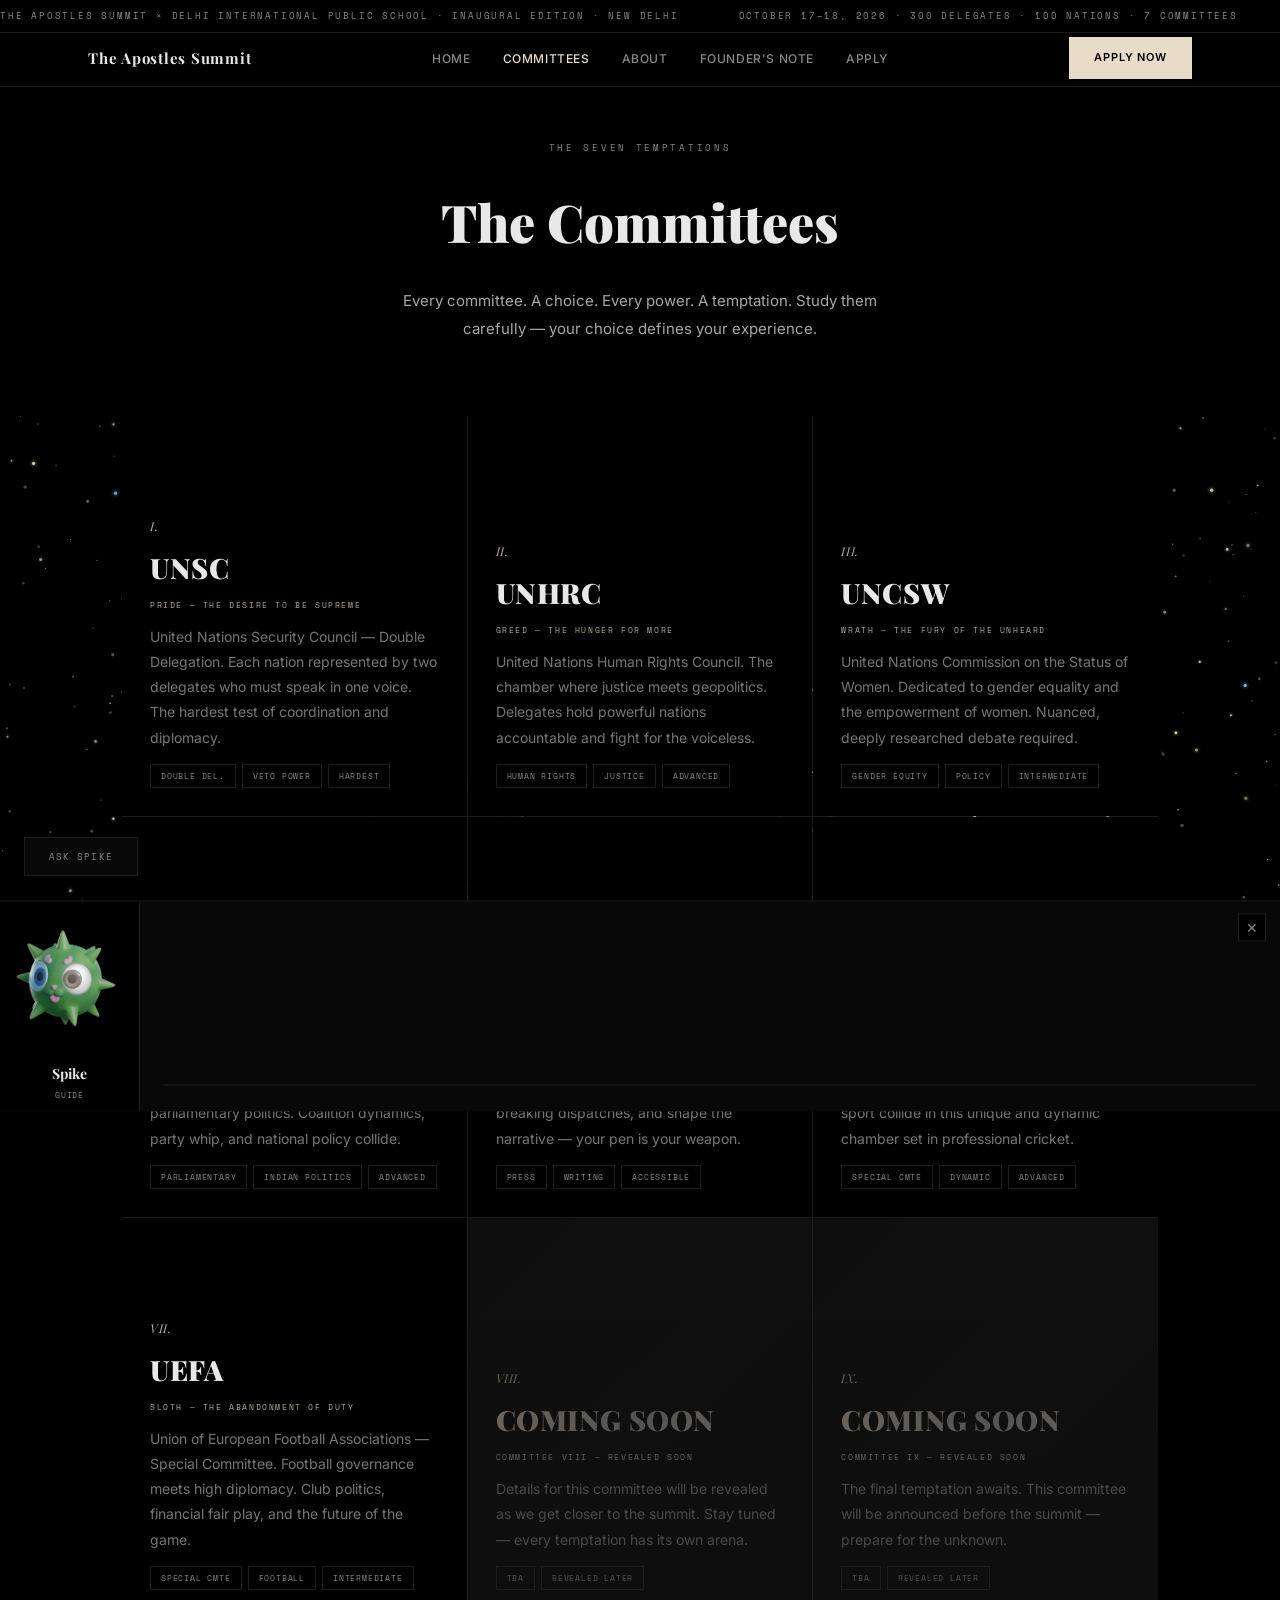
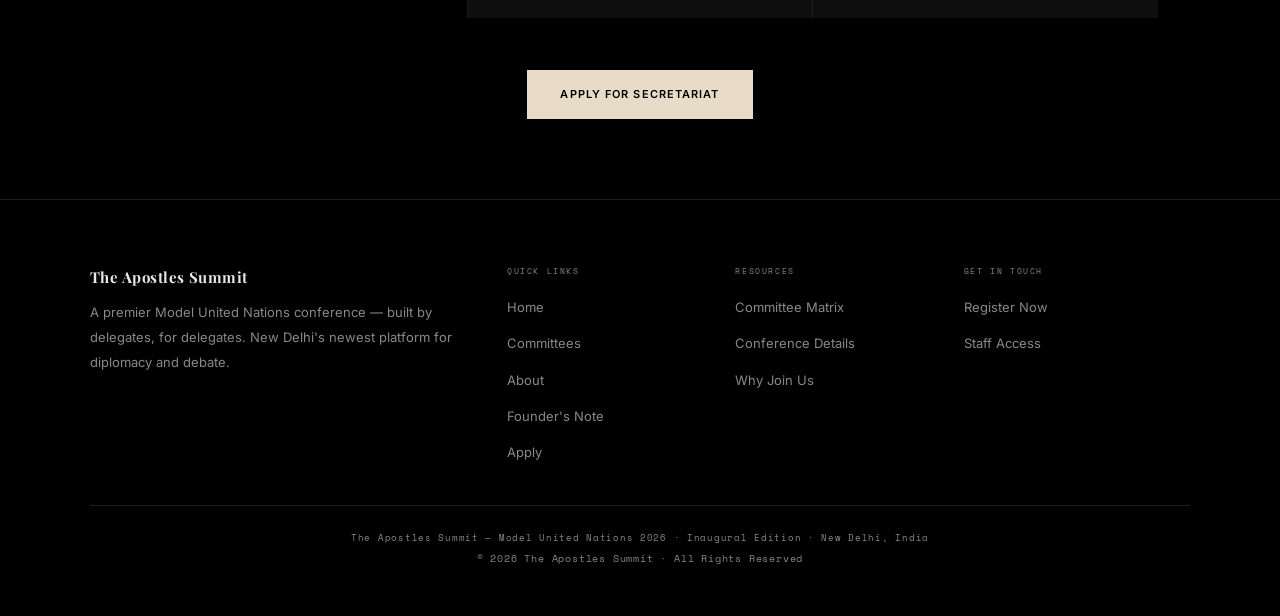
<file: committees.html>
<!DOCTYPE html>
<html lang="en">
<head>
<meta charset="UTF-8">
<meta name="viewport" content="width=device-width, initial-scale=1.0">
<title>Committees | The Apostles Summit 2026 MUN</title>

<!-- Primary Meta Tags -->
<meta name="description" content="Explore the 7 committees of The Apostles Summit 2026. Each paired with a Deadly Sin: UNSC (Pride), UNHRC (Greed), UNCSW (Wrath), AIPPM (Envy), IP (Lust), IPL (Gluttony), UEFA (Sloth).">
<meta name="keywords" content="MUN committees, UNSC, UNHRC, UNCSW, AIPPM, International Press, UEFA, IPL, Seven Deadly Sins, Delhi MUN, Model United Nations" />
<meta name="author" content="The Apostles Summit">
<meta name="robots" content="index, follow">

<!-- Open Graph / Facebook -->
<meta property="og:type" content="website">
<meta property="og:url" content="https://the-apostles-summit.vercel.app/committees.html">
<meta property="og:title" content="The 7 Committees | The Apostles Summit 2026">
<meta property="og:description" content="Discover our 7 uniquely themed MUN committees. Each represents one of the Seven Deadly Sins.">
<meta property="og:image" content="https://the-apostles-summit.vercel.app/assets/images/og-image.jpg">
<meta property="og:image:width" content="1200">
<meta property="og:image:height" content="630">
<meta property="og:site_name" content="The Apostles Summit">

<!-- Twitter -->
<meta property="twitter:card" content="summary_large_image">
<meta property="twitter:url" content="https://the-apostles-summit.vercel.app/committees.html">
<meta property="twitter:title" content="The 7 Committees | The Apostles Summit 2026">
<meta property="twitter:description" content="UNSC, UNHRC, UNCSW, AIPPM, IP Press, IPL, UEFA - each themed around the Seven Deadly Sins">
<meta property="twitter:image" content="https://the-apostles-summit.vercel.app/assets/images/og-image.jpg">

<link rel="canonical" href="https://the-apostles-summit.vercel.app/committees.html">

<link rel="preconnect" href="https://fonts.googleapis.com">
<link rel="preconnect" href="https://fonts.gstatic.com" crossorigin>
<link href="https://fonts.googleapis.com/css2?family=Playfair+Display:ital,wght@0,400;0,700;0,900;1,400;1,700&family=Inter:wght@300;400;500;600&family=Space+Mono:ital,wght@0,400;0,700;1,400;1,700&display=swap" rel="stylesheet">
<link rel="stylesheet" href="assets/css/style.css">
</head>
<body data-page="committees">
<div class="ticker">
  <div class="ticker-track">
    <span class="ticker-item">The Apostles Summit × Delhi International Public School · Inaugural Edition · New Delhi</span>
    <span class="ticker-item">October 17–18, 2026 · 300 Delegates · 100 Nations · 7 Committees</span>
    <span class="ticker-item">The Apostles Summit × Delhi International Public School · Inaugural Edition · New Delhi</span>
    <span class="ticker-item">October 17–18, 2026 · 300 Delegates · 100 Nations · 7 Committees</span>
  </div>
</div>
<nav class="nav">
  <div class="nav-inner">
    <a href="index.html" class="nav-brand">The Apostles Summit</a>
    <div class="nav-links" id="navLinks">
      <a href="index.html" class="nav-link" id="nl-home">Home</a>
      <a href="committees.html" class="nav-link" id="nl-committees">Committees</a>
      <a href="about.html" class="nav-link" id="nl-about">About</a>
      <a href="founders.html" class="nav-link" id="nl-founders">Founder's Note</a>
      <a href="apply.html" class="nav-link" id="nl-apply">Apply</a>
    </div>
    <a href="apply.html" class="nav-apply">Apply Now</a>
    <button class="nav-toggle" id="navToggle" onclick="toggleNav()" aria-label="Menu">☰</button>
  </div>
</nav>
<div class="page">
  <div class="page-header">
    <div class="ph-eyebrow">The Seven Temptations</div>
    <h1 class="ph-title">The Committees</h1>
    <p class="ph-sub">Every committee. A choice. Every power. A temptation. Study them carefully — your choice defines your experience.</p>
  </div>
  <div class="wrap" style="padding-bottom:80px">
    <div class="comm-grid">
      <div class="comm-card">
        <div class="comm-card-bg" style="background-image:url('https://images.unsplash.com/photo-1571979305823-3f4fa8b37067?w=600&q=80');background-position:center top"></div>
        <div class="comm-card-overlay"></div>
        <div class="comm-inner">
          <div class="comm-num">I.</div>
          <div class="comm-name">UNSC</div>
          <div class="comm-theme">Pride — The Desire to Be Supreme</div>
          <p class="comm-desc">United Nations Security Council — Double Delegation. Each nation represented by two delegates who must speak in one voice. The hardest test of coordination and diplomacy.</p>
          <div class="comm-tags"><span class="ctag">Double Del.</span><span class="ctag">Veto Power</span><span class="ctag">Hardest</span></div>
        </div>
      </div>
      <div class="comm-card">
        <div class="comm-card-bg" style="background-image:url('https://images.unsplash.com/photo-1579783900882-c0d3dad7b119?w=600&q=80');background-position:center"></div>
        <div class="comm-card-overlay"></div>
        <div class="comm-inner">
          <div class="comm-num">II.</div>
          <div class="comm-name">UNHRC</div>
          <div class="comm-theme">Greed — The Hunger for More</div>
          <p class="comm-desc">United Nations Human Rights Council. The chamber where justice meets geopolitics. Delegates hold powerful nations accountable and fight for the voiceless.</p>
          <div class="comm-tags"><span class="ctag">Human Rights</span><span class="ctag">Justice</span><span class="ctag">Advanced</span></div>
        </div>
      </div>
      <div class="comm-card">
        <div class="comm-card-bg" style="background-image:url('https://images.unsplash.com/photo-1745520387555-9f9f3069d743?w=600&q=80');background-position:center"></div>
        <div class="comm-card-overlay"></div>
        <div class="comm-inner">
          <div class="comm-num">III.</div>
          <div class="comm-name">UNCSW</div>
          <div class="comm-theme">Wrath — The Fury of the Unheard</div>
          <p class="comm-desc">United Nations Commission on the Status of Women. Dedicated to gender equality and the empowerment of women. Nuanced, deeply researched debate required.</p>
          <div class="comm-tags"><span class="ctag">Gender Equity</span><span class="ctag">Policy</span><span class="ctag">Intermediate</span></div>
        </div>
      </div>
      <div class="comm-card">
        <div class="comm-card-bg" style="background-image:url('https://images.unsplash.com/photo-1754920740696-56a471796738?w=600&q=80');background-position:center"></div>
        <div class="comm-card-overlay"></div>
        <div class="comm-inner">
          <div class="comm-num">IV.</div>
          <div class="comm-name">AIPPM</div>
          <div class="comm-theme">Envy — The Coveting of Power</div>
          <p class="comm-desc">All India Political Parties Committee. Navigate the complex landscape of Indian parliamentary politics. Coalition dynamics, party whip, and national policy collide.</p>
          <div class="comm-tags"><span class="ctag">Parliamentary</span><span class="ctag">Indian Politics</span><span class="ctag">Advanced</span></div>
        </div>
      </div>
      <div class="comm-card">
        <div class="comm-card-bg" style="background-image:url('https://images.unsplash.com/photo-1579783928621-7a13d66a62d1?w=600&q=80');background-position:center"></div>
        <div class="comm-card-overlay"></div>
        <div class="comm-inner">
          <div class="comm-num">V.</div>
          <div class="comm-name">IP</div>
          <div class="comm-theme">Lust — The Thirst for Influence</div>
          <p class="comm-desc">International Press Corps. The journalists of the Summit. Cover proceedings, write breaking dispatches, and shape the narrative — your pen is your weapon.</p>
          <div class="comm-tags"><span class="ctag">Press</span><span class="ctag">Writing</span><span class="ctag">Accessible</span></div>
        </div>
      </div>
      <div class="comm-card">
        <div class="comm-card-bg" style="background-image:url('https://images.unsplash.com/photo-1556005693-00fff02f134c?w=600&q=80');background-position:center"></div>
        <div class="comm-card-overlay"></div>
        <div class="comm-inner">
          <div class="comm-num">VI.</div>
          <div class="comm-name">IPL</div>
          <div class="comm-theme">Gluttony — The Devouring of Wealth</div>
          <p class="comm-desc">Indian Premier League — Special Committee. Politics, money, power, and sport collide in this unique and dynamic chamber set in professional cricket.</p>
          <div class="comm-tags"><span class="ctag">Special Cmte</span><span class="ctag">Dynamic</span><span class="ctag">Advanced</span></div>
        </div>
      </div>
      <div class="comm-card">
        <div class="comm-card-bg" style="background-image:url('https://images.unsplash.com/photo-1529107386315-e1a2ed48a620?w=600&q=80');background-position:center"></div>
        <div class="comm-card-overlay"></div>
        <div class="comm-inner">
          <div class="comm-num">VII.</div>
          <div class="comm-name">UEFA</div>
          <div class="comm-theme">Sloth — The Abandonment of Duty</div>
          <p class="comm-desc">Union of European Football Associations — Special Committee. Football governance meets high diplomacy. Club politics, financial fair play, and the future of the game.</p>
          <div class="comm-tags"><span class="ctag">Special Cmte</span><span class="ctag">Football</span><span class="ctag">Intermediate</span></div>
        </div>
      </div>
      <div class="comm-card coming-soon">
        <div class="comm-card-bg" style="background:linear-gradient(135deg,#0a0a0a 0%,#1a1a2e 50%,#0a0a0a 100%)"></div>
        <div class="comm-card-overlay"></div>
        <div class="comm-inner">
          <div class="comm-num">VIII.</div>
          <div class="comm-name">COMING SOON</div>
          <div class="comm-theme">Committee VIII — Revealed Soon</div>
          <p class="comm-desc">Details for this committee will be revealed as we get closer to the summit. Stay tuned — every temptation has its own arena.</p>
          <div class="comm-tags"><span class="ctag">TBA</span><span class="ctag">Revealed Later</span></div>
        </div>
      </div>
      <div class="comm-card coming-soon">
        <div class="comm-card-bg" style="background:linear-gradient(135deg,#0a0a0a 0%,#2e1a1a 50%,#0a0a0a 100%)"></div>
        <div class="comm-card-overlay"></div>
        <div class="comm-inner">
          <div class="comm-num">IX.</div>
          <div class="comm-name">COMING SOON</div>
          <div class="comm-theme">Committee IX — Revealed Soon</div>
          <p class="comm-desc">The final temptation awaits. This committee will be announced before the summit — prepare for the unknown.</p>
          <div class="comm-tags"><span class="ctag">TBA</span><span class="ctag">Revealed Later</span></div>
        </div>
      </div>
    </div>
    <div style="text-align:center;margin-top:52px">
      <a href="apply.html" class="btn btn-primary">Apply for Secretariat</a>
    </div>
  </div>
</div>
<footer>
  <div class="ft-grid">
    <div class="ft-brand">
      <div class="ft-name">The Apostles Summit</div>
      <p class="ft-motto">A premier Model United Nations conference — built by delegates, for delegates. New Delhi's newest platform for diplomacy and debate.</p>
    </div>
    <div>
      <div class="ft-head">Quick Links</div>
      <ul class="ft-links">
        <li><a href="index.html">Home</a></li>
        <li><a href="committees.html">Committees</a></li>
        <li><a href="about.html">About</a></li>
        <li><a href="founders.html">Founder's Note</a></li>
        <li><a href="apply.html">Apply</a></li>
      </ul>
    </div>
    <div>
      <div class="ft-head">Resources</div>
      <ul class="ft-links">
        <li><a href="https://docs.google.com/spreadsheets/d/1gj-rE5Oi8mm0y1Y42Uh25D3Vp79RE48dImyr0q1-JV8/edit?usp=sharing" target="_blank" rel="noopener">Committee Matrix</a></li>
        <li><a href="about.html">Conference Details</a></li>
        <li><a href="about.html">Why Join Us</a></li>
      </ul>
    </div>
    <div>
      <div class="ft-head">Get in Touch</div>
      <ul class="ft-links">
        <li><a href="apply.html">Register Now</a></li>
        <li><a href="organiser.html">Staff Access</a></li>
      </ul>
    </div>
  </div>
  <div class="ft-bottom">
    <p>The Apostles Summit — Model United Nations 2026 · Inaugural Edition · New Delhi, India</p>
    <p style="margin-top:4px;font-size:10px">© 2026 The Apostles Summit · All Rights Reserved</p>
  </div>
</footer>
<div id="npcOverlay"></div>
<div id="npcBox">
  <div class="npc-shell">
    <div class="npc-portrait">
      <div class="spike-portrait-wrap">
        <div class="spike-stage" id="spikeStage">
          <img class="spike-photo" id="spikePhoto" src="assets/images/spike.png" alt="Spike">
        </div>
      </div>
      <div class="npc-nameplate">
        <div class="npc-nametag">Spike</div>
        <div class="npc-roletag">Guide</div>
      </div>
    </div>
    <div class="npc-dialogue">
      <div class="npc-text-wrap" id="npcTextWrap" style="cursor:pointer" title="Click to skip">
        <span class="npc-text" id="npcText"></span><span class="tw-cursor" id="twCursor" style="display:none"></span>
      </div>
      <div class="npc-choices" id="npcChoices"></div>
      <div class="npc-chat-row" id="chatRow">
        <textarea class="npc-input" id="chatInput" rows="2" placeholder="Ask Spike anything about the Summit..."></textarea>
        <button class="npc-send" id="chatSend" onclick="sendChat()">Ask</button>
      </div>
    </div>
    <button class="npc-close" onclick="closeNPC()" title="Close">✕</button>
  </div>
  <div id="npcHint" style="display:none"></div>
</div>
<button class="summon-btn" id="summonBtn" onclick="openNPC()">Ask Spike</button>
<div class="toast" id="toastEl"><div class="toast-t" id="toastT"></div><div class="toast-m" id="toastM"></div></div>
<script src="assets/js/skybg.js"></script>
<script src="assets/js/main.js"></script>
</body>
</html>
</file>
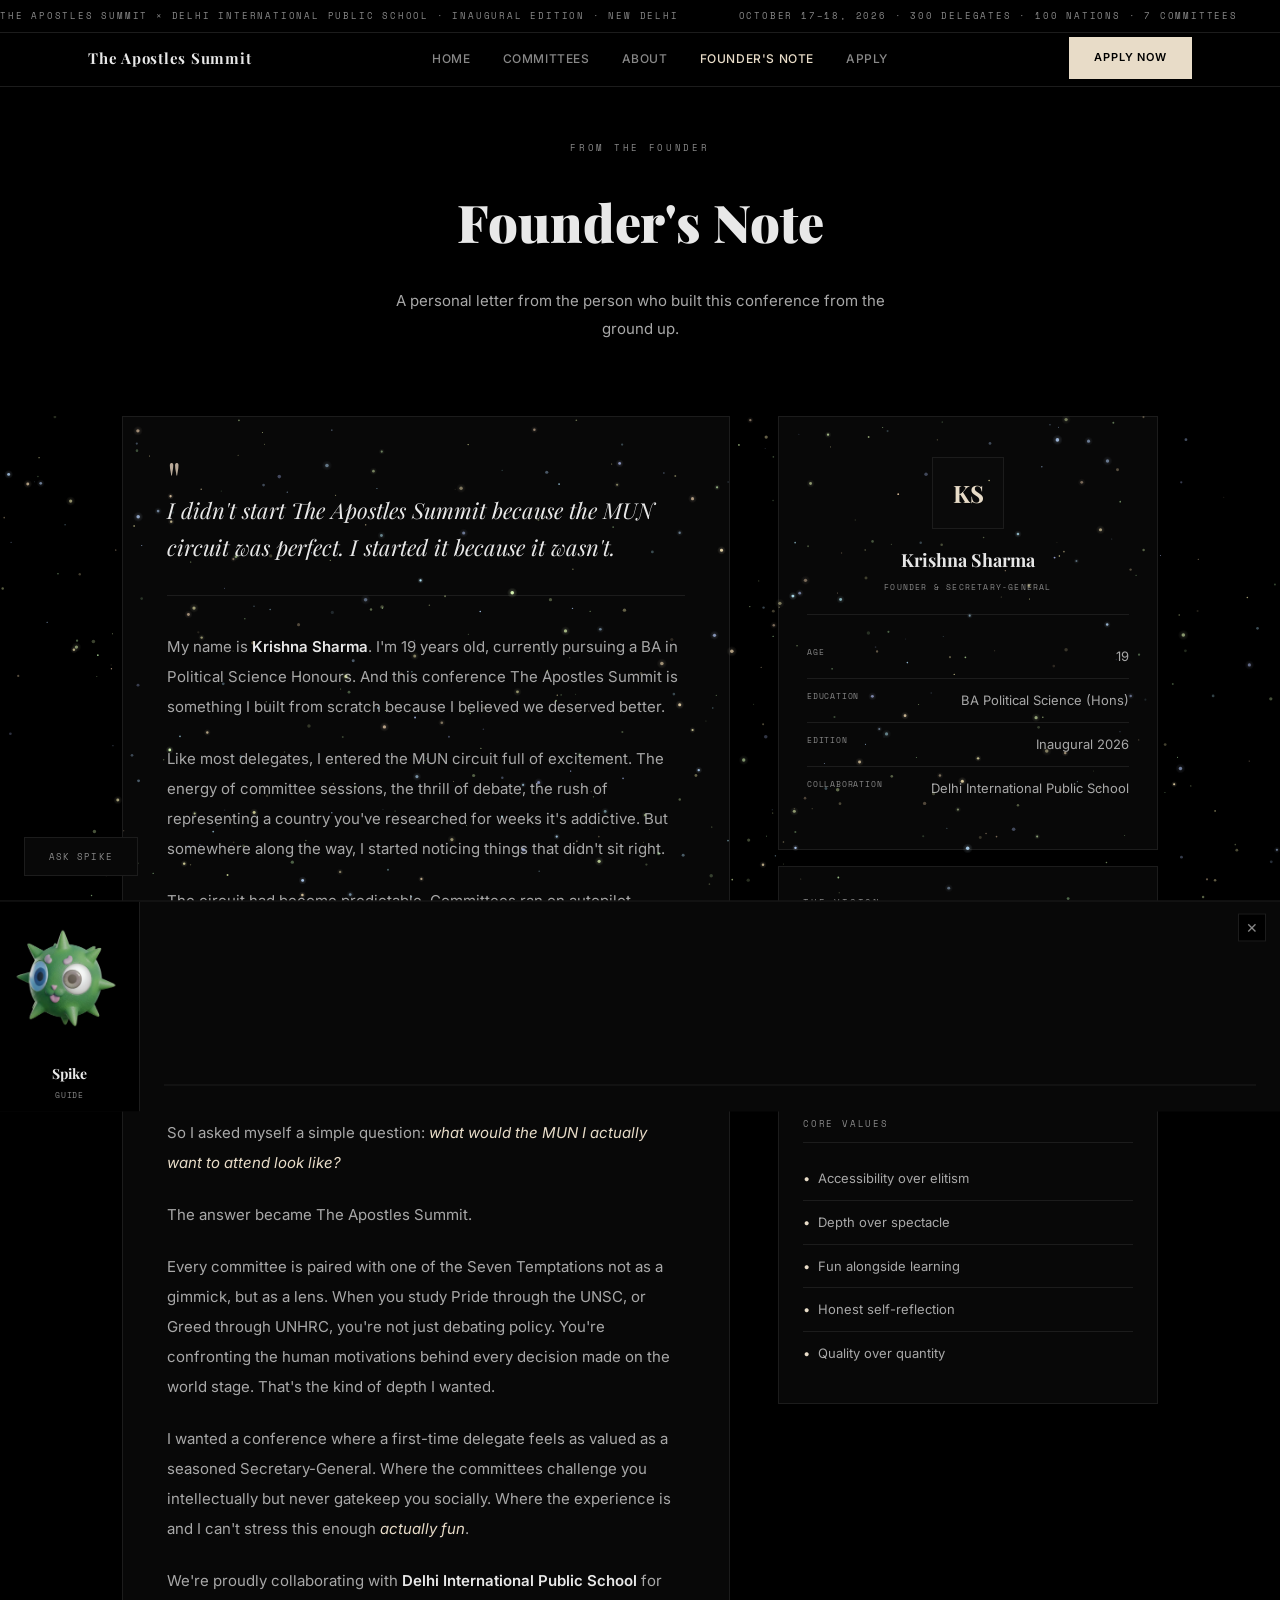
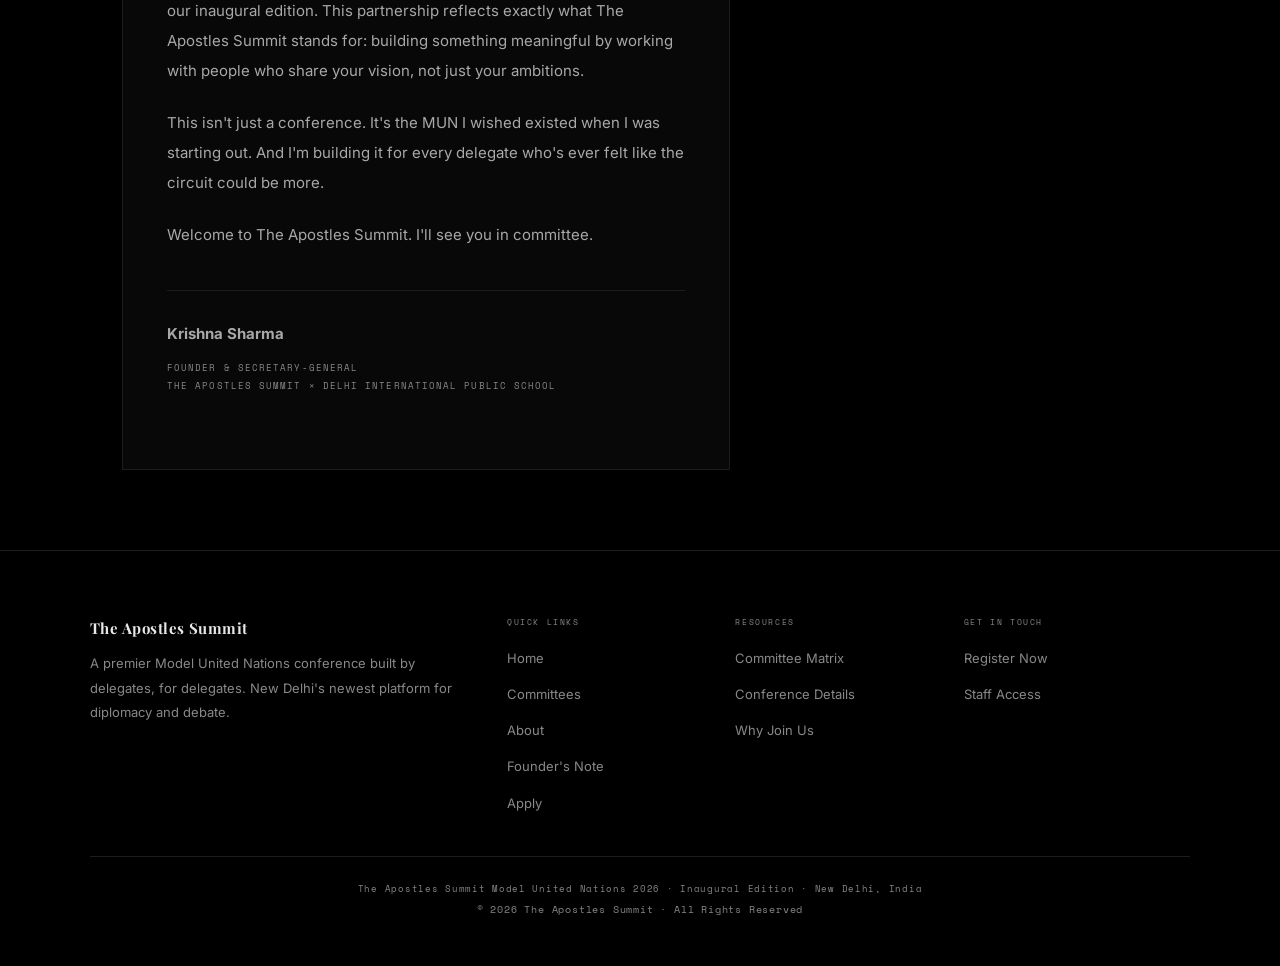
<file: founders.html>
<!DOCTYPE html>
<html lang="en">
<head>
<meta charset="UTF-8">
<meta name="viewport" content="width=device-width, initial-scale=1.0">
<title>Founder's Note | The Apostles Summit 2026</title>

<!-- Primary Meta Tags -->
<meta name="description" content="Read the Founder's Note from The Apostles Summit 2026. Learn about the origin story of Delhi's newest Model United Nations conference and the collaboration with Delhi International Public School.">
<meta name="keywords" content="MUN founder, Apostles Summit origin, Delhi MUN founder, student conference founder, MUN history" />
<meta name="author" content="The Apostles Summit">
<meta name="robots" content="index, follow">

<!-- Open Graph / Facebook -->
<meta property="og:type" content="website">
<meta property="og:url" content="https://the-apostles-summit.vercel.app/founders.html">
<meta property="og:title" content="Founder's Note | The Apostles Summit 2026">
<meta property="og:description" content="The story behind The Apostles Summit and our collaboration with Delhi International Public School">
<meta property="og:image" content="https://the-apostles-summit.vercel.app/assets/images/og-image.jpg">
<meta property="og:image:width" content="1200">
<meta property="og:image:height" content="630">
<meta property="og:site_name" content="The Apostles Summit">

<!-- Twitter -->
<meta property="twitter:card" content="summary_large_image">
<meta property="twitter:url" content="https://the-apostles-summit.vercel.app/founders.html">
<meta property="twitter:title" content="Founder's Note | The Apostles Summit 2026">
<meta property="twitter:description" content="The founding story of Delhi's premier MUN conference">
<meta property="twitter:image" content="https://the-apostles-summit.vercel.app/assets/images/og-image.jpg">

<link rel="canonical" href="https://the-apostles-summit.vercel.app/founders.html">

<link rel="preconnect" href="https://fonts.googleapis.com">
<link rel="preconnect" href="https://fonts.gstatic.com" crossorigin>
<link href="https://fonts.googleapis.com/css2?family=Playfair+Display:ital,wght@0,400;0,700;0,900;1,400;1,700&family=Inter:wght@300;400;500;600&family=Space+Mono:wght@400;700&display=swap" rel="stylesheet">
<link rel="stylesheet" href="assets/css/style.css">
</head>
<body data-page="founders">
<div class="ticker">
  <div class="ticker-track">
    <span class="ticker-item">The Apostles Summit × Delhi International Public School · Inaugural Edition · New Delhi</span>
    <span class="ticker-item">October 17–18, 2026 · 300 Delegates · 100 Nations · 7 Committees</span>
    <span class="ticker-item">The Apostles Summit × Delhi International Public School · Inaugural Edition · New Delhi</span>
    <span class="ticker-item">October 17–18, 2026 · 300 Delegates · 100 Nations · 7 Committees</span>
  </div>
</div>
<nav class="nav">
  <div class="nav-inner">
    <a href="index.html" class="nav-brand">The Apostles Summit</a>
    <div class="nav-links" id="navLinks">
      <a href="index.html" class="nav-link" id="nl-home">Home</a>
      <a href="committees.html" class="nav-link" id="nl-committees">Committees</a>
      <a href="about.html" class="nav-link" id="nl-about">About</a>
      <a href="founders.html" class="nav-link" id="nl-founders">Founder's Note</a>
      <a href="apply.html" class="nav-link" id="nl-apply">Apply</a>
    </div>
    <a href="apply.html" class="nav-apply">Apply Now</a>
    <button class="nav-toggle" id="navToggle" onclick="toggleNav()" aria-label="Menu">☰</button>
  </div>
</nav>
<div class="page">
  <div class="page-header">
    <div class="ph-eyebrow">From The Founder</div>
    <h1 class="ph-title">Founder's Note</h1>
    <p class="ph-sub">A personal letter from the person who built this conference from the ground up.</p>
  </div>
  <div class="wrap" style="padding-bottom:80px">
    <div class="founder-grid">
      <div class="founder-letter">
        <div class="founder-quote-block">
          <div class="fe-about-quote-mark">"</div>
          <p class="founder-quote-text">I didn't start The Apostles Summit because the MUN circuit was perfect. I started it because it wasn't.</p>
        </div>

        <div class="founder-body">
          <p>My name is <strong>Krishna Sharma</strong>. I'm 19 years old, currently pursuing a BA in Political Science Honours. And this conference   The Apostles Summit   is something I built from scratch because I believed we deserved better.</p>

          <p>Like most delegates, I entered the MUN circuit full of excitement. The energy of committee sessions, the thrill of debate, the rush of representing a country you've researched for weeks   it's addictive. But somewhere along the way, I started noticing things that didn't sit right.</p>

          <p>The circuit had become predictable. Committees ran on autopilot. Conferences prioritised quantity over quality. Delegates showed up, read scripts, and left without having been truly challenged. The <em>fun</em>   the real, intellectual, edge-of-your-seat fun   was disappearing. And the accessibility? Even worse. If you weren't already connected, already experienced, already in the right circles, the circuit could feel impenetrable.</p>

          <p>So I asked myself a simple question: <em>what would the MUN I actually want to attend look like?</em></p>

          <p>The answer became The Apostles Summit.</p>

          <p>Every committee is paired with one of the Seven Temptations   not as a gimmick, but as a lens. When you study Pride through the UNSC, or Greed through UNHRC, you're not just debating policy. You're confronting the human motivations behind every decision made on the world stage. That's the kind of depth I wanted.</p>

          <p>I wanted a conference where a first-time delegate feels as valued as a seasoned Secretary-General. Where the committees challenge you intellectually but never gatekeep you socially. Where the experience is   and I can't stress this enough   <em>actually fun</em>.</p>

          <p>We're proudly collaborating with <strong>Delhi International Public School</strong> for our inaugural edition. This partnership reflects exactly what The Apostles Summit stands for: building something meaningful by working with people who share your vision, not just your ambitions.</p>

          <p>This isn't just a conference. It's the MUN I wished existed when I was starting out. And I'm building it for every delegate who's ever felt like the circuit could be more.</p>

          <p>Welcome to The Apostles Summit. I'll see you in committee.</p>

          <p class="founder-sign">  Krishna Sharma<br><span class="founder-role">Founder &amp; Secretary-General<br>The Apostles Summit × Delhi International Public School</span></p>
        </div>
      </div>

      <div class="founder-sidebar">
        <div class="founder-profile-card">
          <div class="founder-avatar">
            <span class="founder-initials">KS</span>
          </div>
          <div class="founder-name">Krishna Sharma</div>
          <div class="founder-title-label">Founder &amp; Secretary-General</div>
          <div class="founder-divider"></div>
          <div class="founder-details">
            <div class="founder-detail-row">
              <span class="founder-detail-label">Age</span>
              <span class="founder-detail-val">19</span>
            </div>
            <div class="founder-detail-row">
              <span class="founder-detail-label">Education</span>
              <span class="founder-detail-val">BA Political Science (Hons)</span>
            </div>
            <div class="founder-detail-row">
              <span class="founder-detail-label">Edition</span>
              <span class="founder-detail-val">Inaugural   2026</span>
            </div>
            <div class="founder-detail-row">
              <span class="founder-detail-label">Collaboration</span>
              <span class="founder-detail-val">Delhi International Public School</span>
            </div>
          </div>
        </div>

        <div class="founder-vision-card">
          <div class="founder-vision-head">The Vision</div>
          <p class="founder-vision-text">A conference that doesn't just simulate the UN   it challenges you to understand why the world works the way it does, and what your role in it could be.</p>
        </div>

        <div class="founder-values-card">
          <div class="founder-vision-head">Core Values</div>
          <ul class="founder-values-list">
            <li>Accessibility over elitism</li>
            <li>Depth over spectacle</li>
            <li>Fun alongside learning</li>
            <li>Honest self-reflection</li>
            <li>Quality over quantity</li>
          </ul>
        </div>
      </div>
    </div>
  </div>
</div>
<footer>
  <div class="ft-grid">
    <div class="ft-brand">
      <div class="ft-name">The Apostles Summit</div>
      <p class="ft-motto">A premier Model United Nations conference   built by delegates, for delegates. New Delhi's newest platform for diplomacy and debate.</p>
    </div>
    <div>
      <div class="ft-head">Quick Links</div>
      <ul class="ft-links">
        <li><a href="index.html">Home</a></li>
        <li><a href="committees.html">Committees</a></li>
        <li><a href="about.html">About</a></li>
        <li><a href="founders.html">Founder's Note</a></li>
        <li><a href="apply.html">Apply</a></li>
      </ul>
    </div>
    <div>
      <div class="ft-head">Resources</div>
      <ul class="ft-links">
        <li><a href="https://docs.google.com/spreadsheets/d/1gj-rE5Oi8mm0y1Y42Uh25D3Vp79RE48dImyr0q1-JV8/edit?usp=sharing" target="_blank" rel="noopener">Committee Matrix</a></li>
        <li><a href="about.html">Conference Details</a></li>
        <li><a href="about.html">Why Join Us</a></li>
      </ul>
    </div>
    <div>
      <div class="ft-head">Get in Touch</div>
      <ul class="ft-links">
        <li><a href="apply.html">Register Now</a></li>
        <li><a href="organiser.html">Staff Access</a></li>
      </ul>
    </div>
  </div>
  <div class="ft-bottom">
    <p>The Apostles Summit   Model United Nations 2026 · Inaugural Edition · New Delhi, India</p>
    <p style="margin-top:4px;font-size:10px">© 2026 The Apostles Summit · All Rights Reserved</p>
  </div>
</footer>
<div id="npcOverlay"></div>
<div id="npcBox">
  <div class="npc-shell">
    <div class="npc-portrait">
      <div class="spike-portrait-wrap">
        <div class="spike-stage" id="spikeStage">
          <img class="spike-photo" id="spikePhoto" src="assets/images/spike.png" alt="Spike">
        </div>
      </div>
      <div class="npc-nameplate">
        <div class="npc-nametag">Spike</div>
        <div class="npc-roletag">Guide</div>
      </div>
    </div>
    <div class="npc-dialogue">
      <div class="npc-text-wrap" id="npcTextWrap" style="cursor:pointer" title="Click to skip">
        <span class="npc-text" id="npcText"></span><span class="tw-cursor" id="twCursor" style="display:none"></span>
      </div>
      <div class="npc-choices" id="npcChoices"></div>
      <div class="npc-chat-row" id="chatRow">
        <textarea class="npc-input" id="chatInput" rows="2" placeholder="Ask Spike anything about the Summit..."></textarea>
        <button class="npc-send" id="chatSend" onclick="sendChat()">Ask</button>
      </div>
    </div>
    <button class="npc-close" onclick="closeNPC()" title="Close">✕</button>
  </div>
  <div id="npcHint" style="display:none"></div>
</div>
<button class="summon-btn" id="summonBtn" onclick="openNPC()">Ask Spike</button>
<div class="toast" id="toastEl"><div class="toast-t" id="toastT"></div><div class="toast-m" id="toastM"></div></div>
<script src="assets/js/skybg.js"></script>
<script src="assets/js/main.js"></script>
</body>
</html>
</file>
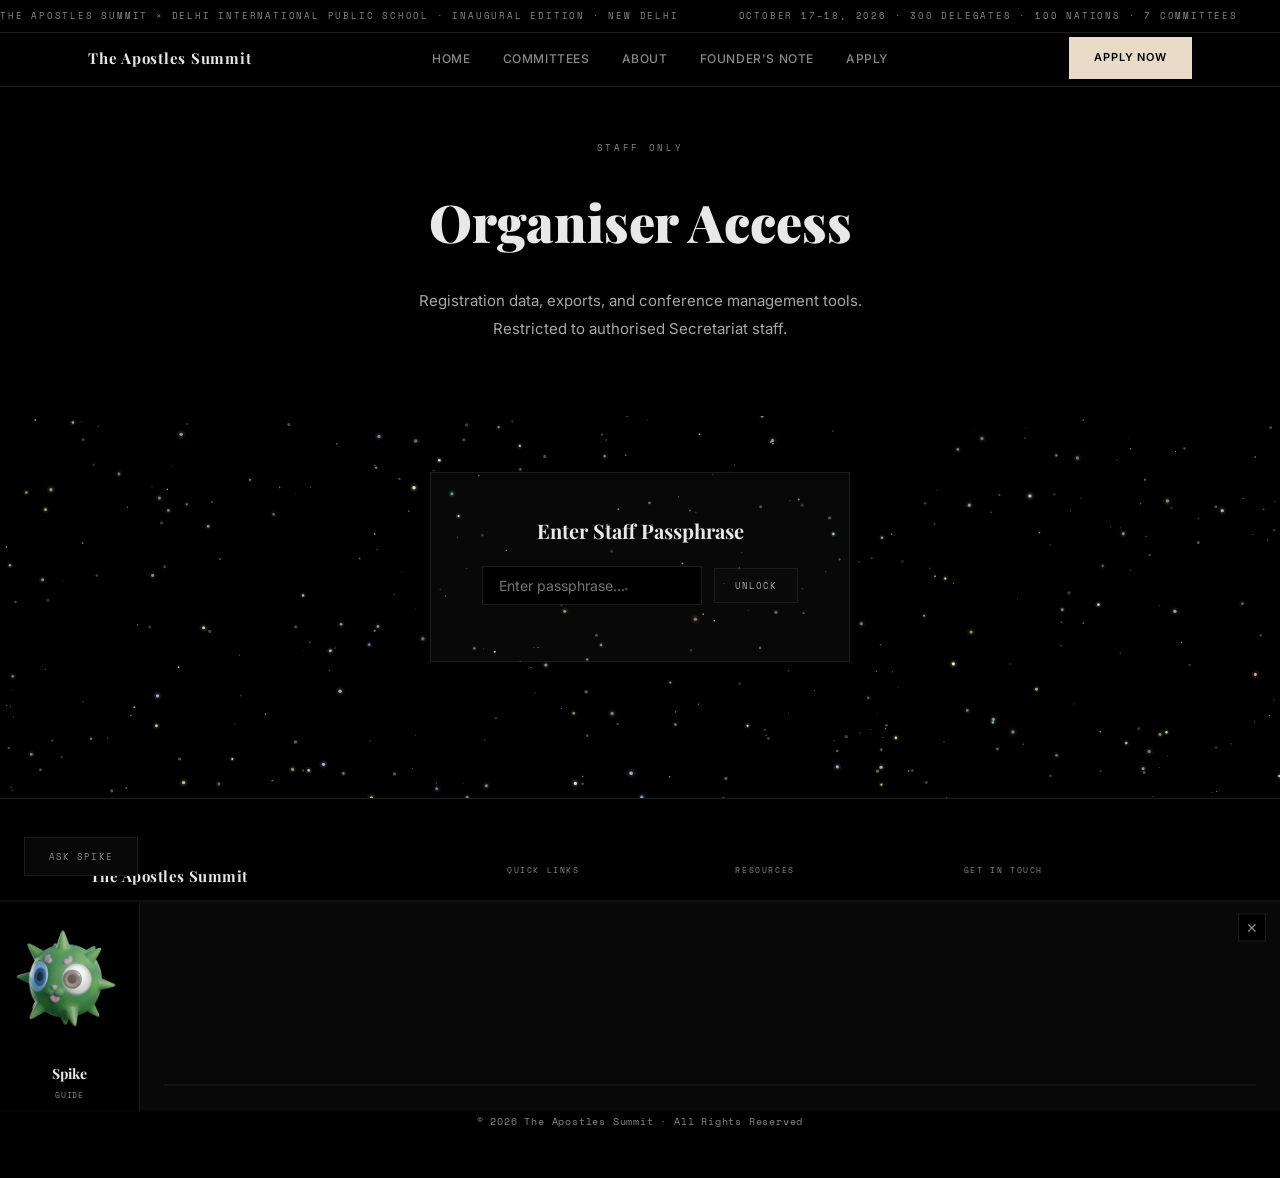
<file: organiser.html>
<!DOCTYPE html>
<html lang="en">
<head>
<meta charset="UTF-8">
<meta name="viewport" content="width=device-width, initial-scale=1.0">
<title>Organiser Access | The Apostles Summit 2026</title>

<!-- Primary Meta Tags -->
<meta name="description" content="Restricted access area for The Apostles Summit 2026 organisers and secretariat staff. Manage registrations, export data, and access conference tools.">
<meta name="keywords" content="MUN organiser, secretariat access, delegate management, conference tools, MUN registration" />
<meta name="author" content="The Apostles Summit">
<meta name="robots" content="noindex, nofollow">

<!-- Open Graph / Facebook -->
<meta property="og:type" content="website">
<meta property="og:url" content="https://the-apostles-summit.vercel.app/organiser.html">
<meta property="og:title" content="Organiser Access | The Apostles Summit 2026">
<meta property="og:description" content="Restricted access for authorised summit organisers">
<meta property="og:image" content="https://the-apostles-summit.vercel.app/assets/images/og-image.jpg">
<meta property="og:image:width" content="1200">
<meta property="og:image:height" content="630">
<meta property="og:site_name" content="The Apostles Summit">

<link rel="canonical" href="https://the-apostles-summit.vercel.app/organiser.html">

<link rel="preconnect" href="https://fonts.googleapis.com">
<link rel="preconnect" href="https://fonts.gstatic.com" crossorigin>
<link href="https://fonts.googleapis.com/css2?family=Playfair+Display:ital,wght@0,400;0,700;0,900;1,400;1,700&family=Inter:wght@300;400;500;600&family=Space+Mono:ital,wght@0,400;0,700;1,400;1,700&display=swap" rel="stylesheet">
<link rel="stylesheet" href="assets/css/style.css">
</head>
<body data-page="organiser">
<div class="ticker">
  <div class="ticker-track">
    <span class="ticker-item">The Apostles Summit × Delhi International Public School · Inaugural Edition · New Delhi</span>
    <span class="ticker-item">October 17–18, 2026 · 300 Delegates · 100 Nations · 7 Committees</span>
    <span class="ticker-item">The Apostles Summit × Delhi International Public School · Inaugural Edition · New Delhi</span>
    <span class="ticker-item">October 17–18, 2026 · 300 Delegates · 100 Nations · 7 Committees</span>
  </div>
</div>
<nav class="nav">
  <div class="nav-inner">
    <a href="index.html" class="nav-brand">The Apostles Summit</a>
    <div class="nav-links" id="navLinks">
      <a href="index.html" class="nav-link" id="nl-home">Home</a>
      <a href="committees.html" class="nav-link" id="nl-committees">Committees</a>
      <a href="about.html" class="nav-link" id="nl-about">About</a>
      <a href="founders.html" class="nav-link" id="nl-founders">Founder's Note</a>
      <a href="apply.html" class="nav-link" id="nl-apply">Apply</a>
    </div>
    <a href="apply.html" class="nav-apply">Apply Now</a>
    <button class="nav-toggle" id="navToggle" onclick="toggleNav()" aria-label="Menu">☰</button>
  </div>
</nav>
<div class="page">
  <div class="page-header">
    <div class="ph-eyebrow">Staff Only</div>
    <h1 class="ph-title">Organiser Access</h1>
    <p class="ph-sub">Registration data, exports, and conference management tools. Restricted to authorised Secretariat staff.</p>
  </div>
  <div class="wrap" style="padding-bottom:80px">
    <div id="pwSection2">
      <div class="vault-unlock-box">
        <div class="vault-unlock-title">Enter Staff Passphrase</div>
        <div class="pw-wrap" style="justify-content:center;margin-top:18px">
          <input class="pw-in" type="password" id="adminPw2" placeholder="Enter passphrase..." onkeydown="if(event.key==='Enter')checkPw2()">
          <button class="vbtn" onclick="checkPw2()">Unlock</button>
        </div>
        <div id="pwErr2" style="color:var(--danger);font-size:12px;font-style:italic;text-align:center;margin-top:10px;display:none">✗ Incorrect passphrase</div>
      </div>
    </div>
    <div id="vaultContent2" style="display:none">
      <div class="vault-top">
        <div class="vault-title">Registration Records</div>
        <div class="vault-acts">
          <button class="vbtn" onclick="exportCSV()">Export CSV</button>
          <button class="vbtn" onclick="exportJSON()">Export JSON</button>
          <button class="vbtn red" onclick="clearAll()">Clear All</button>
        </div>
      </div>
      <div class="vault-count" id="vCount2"></div>
      <div class="vtable-wrap">
        <table class="vtable">
          <thead><tr>
            <th>#</th><th>Name</th><th>Email</th><th>Phone</th><th>Age</th><th>School</th><th>City</th>
            <th>Gender</th><th>MUNs Att.</th><th>MUNs Org.</th><th>Highest Role</th>
            <th>Dept 1</th><th>Dept 2</th><th>Pref Pos.</th><th>Availability</th><th>Source</th><th>Date</th>
          </tr></thead>
          <tbody id="vBody2"></tbody>
        </table>
      </div>
    </div>
  </div>
</div>
<footer>
  <div class="ft-grid">
    <div class="ft-brand">
      <div class="ft-name">The Apostles Summit</div>
      <p class="ft-motto">A premier Model United Nations conference — built by delegates, for delegates. New Delhi's newest platform for diplomacy and debate.</p>
    </div>
    <div>
      <div class="ft-head">Quick Links</div>
      <ul class="ft-links">
        <li><a href="index.html">Home</a></li>
        <li><a href="committees.html">Committees</a></li>
        <li><a href="about.html">About</a></li>
        <li><a href="apply.html">Apply</a></li>
      </ul>
    </div>
    <div>
      <div class="ft-head">Resources</div>
      <ul class="ft-links">
        <li><a href="https://docs.google.com/spreadsheets/d/1gj-rE5Oi8mm0y1Y42Uh25D3Vp79RE48dImyr0q1-JV8/edit?usp=sharing" target="_blank" rel="noopener">Committee Matrix</a></li>
        <li><a href="about.html">Conference Details</a></li>
        <li><a href="about.html">Why Join Us</a></li>
      </ul>
    </div>
    <div>
      <div class="ft-head">Get in Touch</div>
      <ul class="ft-links">
        <li><a href="apply.html">Register Now</a></li>
        <li><a href="organiser.html">Staff Access</a></li>
      </ul>
    </div>
  </div>
  <div class="ft-bottom">
    <p>The Apostles Summit — Model United Nations 2026 · Inaugural Edition · New Delhi, India</p>
    <p style="margin-top:4px;font-size:10px">© 2026 The Apostles Summit · All Rights Reserved</p>
  </div>
</footer>
<div id="npcOverlay"></div>
<div id="npcBox">
  <div class="npc-shell">
    <div class="npc-portrait">
      <div class="spike-portrait-wrap">
        <div class="spike-stage" id="spikeStage">
          <img class="spike-photo" id="spikePhoto" src="assets/images/spike.png" alt="Spike">
        </div>
      </div>
      <div class="npc-nameplate">
        <div class="npc-nametag">Spike</div>
        <div class="npc-roletag">Guide</div>
      </div>
    </div>
    <div class="npc-dialogue">
      <div class="npc-text-wrap" id="npcTextWrap" style="cursor:pointer" title="Click to skip">
        <span class="npc-text" id="npcText"></span><span class="tw-cursor" id="twCursor" style="display:none"></span>
      </div>
      <div class="npc-choices" id="npcChoices"></div>
      <div class="npc-chat-row" id="chatRow">
        <textarea class="npc-input" id="chatInput" rows="2" placeholder="Ask Spike anything about the Summit..."></textarea>
        <button class="npc-send" id="chatSend" onclick="sendChat()">Ask</button>
      </div>
    </div>
    <button class="npc-close" onclick="closeNPC()" title="Close">✕</button>
  </div>
  <div id="npcHint" style="display:none"></div>
</div>
<button class="summon-btn" id="summonBtn" onclick="openNPC()">Ask Spike</button>
<div class="toast" id="toastEl"><div class="toast-t" id="toastT"></div><div class="toast-m" id="toastM"></div></div>
<script src="assets/js/skybg.js"></script>
<script src="assets/js/main.js"></script>
</body>
</html>
</file>
<file: assets/css/style.css>
@import url('https://fonts.googleapis.com/css2?family=Playfair+Display:ital,wght@0,400;0,700;0,900;1,400;1,700&family=Inter:wght@300;400;500;600&family=Space+Mono:wght@400;700&display=swap');

:root{
  --bg:#000000;
  --bg-raised:#0a0a0a;
  --bg-card:#080808;
  --accent:#e8dcc8;
  --accent-dim:#b8a998;
  --text:#e8e8e8;
  --text-secondary:#a8a8a8;
  --text-dim:#888;
  --border:#1c1c1c;
  --font-display:'Playfair Display',Georgia,serif;
  --font-body:'Inter',-apple-system,BlinkMacSystemFont,sans-serif;
  --font-mono:'Space Mono',monospace;
}
*,*::before,*::after{box-sizing:border-box;margin:0;padding:0}
html{scroll-behavior:smooth}
body{
  background:var(--bg);
  color:var(--text-secondary);
  font-family:var(--font-body);
  font-weight:400;
  overflow-x:hidden;
  font-size:15px;
  line-height:1.75;
  -webkit-font-smoothing:antialiased;
  -moz-osx-font-smoothing:grayscale;
}
::selection{background:var(--accent);color:#000}

/* ─── TICKER ─── */
.ticker{
  position:fixed;top:0;left:0;right:0;z-index:300;
  background:var(--bg);
  border-bottom:1px solid var(--border);
  overflow:hidden;white-space:nowrap;
}
.ticker-track{
  display:inline-flex;gap:60px;
  animation:marquee 40s linear infinite;
  padding:8px 0;
}
.ticker-item{
  flex-shrink:0;
  font-family:var(--font-mono);font-size:9px;font-weight:400;
  letter-spacing:.2em;text-transform:uppercase;
  color:var(--text-dim);
}
@keyframes marquee{0%{transform:translateX(0)}100%{transform:translateX(-50%)}}

/* ─── NAV ─── */
.nav{
  position:fixed;top:30px;left:0;right:0;z-index:200;
  background:rgba(0,0,0,.85);
  backdrop-filter:blur(20px);
  -webkit-backdrop-filter:blur(20px);
  border-bottom:1px solid var(--border);
}
.nav-inner{
  max-width:1200px;margin:0 auto;
  display:flex;align-items:center;justify-content:space-between;
  padding:0 48px;height:56px;
}
.nav-brand{
  font-family:var(--font-display);
  font-size:15px;font-weight:700;
  color:var(--text);letter-spacing:.05em;text-decoration:none;
}
.nav-links{display:flex;align-items:center;gap:0}
.nav-link{
  font-family:var(--font-body);
  font-size:12px;font-weight:500;letter-spacing:.05em;
  color:var(--text-dim);padding:8px 16px;cursor:pointer;
  transition:color .2s;background:none;border:none;text-decoration:none;
  text-transform:uppercase;
}
.nav-link:hover{color:var(--text)}
.nav-link.active{color:var(--accent)}
.nav-apply{
  font-family:var(--font-body);
  font-size:11px;font-weight:600;letter-spacing:.08em;
  color:var(--bg);text-decoration:none;
  padding:10px 24px;cursor:pointer;
  background:var(--accent);
  border:1px solid var(--accent);
  text-transform:uppercase;
  transition:all .2s;
}
.nav-apply:hover{background:var(--text);border-color:var(--text)}
.nav-toggle{display:none;background:none;border:1px solid var(--border);color:var(--text-dim);font-size:18px;cursor:pointer;padding:6px 12px}
@media(max-width:760px){
  .nav-inner{height:52px;padding:0 16px}
  .nav-links{display:none;position:absolute;top:52px;left:0;right:0;background:rgba(0,0,0,.95);backdrop-filter:blur(20px);border-bottom:1px solid var(--border);flex-direction:column;gap:0;padding:8px 0}
  .nav-links.open{display:flex}
  .nav-link{padding:12px 24px;font-size:13px}
  .nav-apply{display:none}
  .nav-toggle{display:block}
}

/* ─── HERO ─── */
.hero{
  position:relative;min-height:100vh;
  display:flex;flex-direction:column;align-items:center;justify-content:center;
  padding:140px 24px 0;text-align:center;overflow:hidden;
  background:var(--bg);
}

.hero-eyebrow{
  font-family:var(--font-mono);
  font-size:9px;font-weight:400;letter-spacing:.2em;
  color:var(--text-dim);text-transform:uppercase;
  margin-bottom:32px;position:relative;z-index:2;
}
.hero-box{
  background:var(--accent);border:none;
  padding:40px 56px;margin-bottom:32px;
  position:relative;z-index:2;
  max-width:720px;width:100%;
}
.hero-title{
  font-family:var(--font-display);
  font-weight:900;color:var(--bg);
  text-transform:uppercase;line-height:.95;
  display:flex;flex-direction:column;align-items:center;gap:0;
}
.hero-title .hl1{
  font-size:clamp(3rem,10vw,5rem);letter-spacing:.02em;
}
.hero-title .hl2{
  font-size:clamp(1.2rem,3.5vw,1.8rem);letter-spacing:.12em;font-weight:400;
}
.hero-title .hl3{
  font-size:clamp(0.6rem,1.5vw,0.8rem);letter-spacing:.15em;
  border-top:2px solid var(--bg);margin-top:14px;padding-top:14px;
  width:100%;font-family:var(--font-mono);font-weight:400;
}
.hero-actions{
  display:flex;gap:16px;justify-content:center;flex-wrap:wrap;
  position:relative;z-index:2;margin-top:8px;
}

/* ─── GALAXY ─── */
.galaxy-wrap{position:absolute;inset:0;z-index:1;pointer-events:none}
.galaxy-wrap canvas{width:100%!important;height:100%!important;display:block}

/* ─── BUTTONS ─── */
.btn{
  display:inline-flex;align-items:center;gap:10px;
  font-family:var(--font-body);
  font-size:11px;font-weight:600;letter-spacing:.1em;
  padding:14px 32px;cursor:pointer;transition:all .2s;
  text-decoration:none;border:1px solid var(--accent);
  text-transform:uppercase;color:var(--bg);
  background:var(--accent);
}
.btn:hover{background:var(--text);border-color:var(--text)}
.btn-outline{background:transparent;color:var(--accent);border-color:var(--accent)}
.btn-outline:hover{background:var(--accent);color:var(--bg)}
.btn-red{background:var(--red);color:var(--text);border-color:var(--red)}
.btn-red:hover{background:#6b1d00}

/* ─── SECTION DIVIDER ─── */
.section-divider{
  height:1px;
  background:var(--border);
}

/* ─── COUNTDOWN ─── */
.countdown-section{
  background:var(--bg);
  border-top:1px solid var(--border);
  border-bottom:1px solid var(--border);
  padding:80px 24px;text-align:center;
}
.countdown-eyebrow{font-family:var(--font-mono);font-size:9px;font-weight:400;letter-spacing:.3em;color:var(--text-dim);text-transform:uppercase;margin-bottom:12px}
.countdown-title{font-family:var(--font-display);font-size:clamp(18px,2.5vw,24px);font-weight:400;font-style:italic;color:var(--text-secondary);margin-bottom:40px}
.countdown-grid{display:inline-flex;gap:4px}
.cd-cell{
  padding:28px 32px;background:var(--bg-raised);
  border:1px solid var(--border);
  min-width:90px;
}
.cd-num{font-family:var(--font-display);font-size:clamp(36px,5vw,52px);line-height:1;font-weight:900;color:var(--text);display:block}
.cd-label{font-family:var(--font-mono);font-size:8px;font-weight:400;letter-spacing:.2em;color:var(--text-dim);text-transform:uppercase;margin-top:10px;display:block}
.cd-colon{font-family:var(--font-display);font-size:36px;font-weight:900;color:var(--accent-dim);align-self:center;animation:colonBlink 1s step-end infinite}
@keyframes colonBlink{0%,49%{opacity:1}50%,100%{opacity:.15}}
.countdown-event-date{font-family:var(--font-mono);font-size:9px;font-weight:400;letter-spacing:.2em;color:var(--text-dim);margin-top:24px}
.countdown-done{font-family:var(--font-display);font-size:clamp(18px,3vw,28px);font-weight:900;color:var(--accent);display:none}
@media(max-width:580px){.cd-cell{padding:18px 16px;min-width:65px}.cd-colon{font-size:24px}.countdown-grid{gap:2px}}

/* ─── STATS ─── */
.stats-bar{display:grid;grid-template-columns:repeat(4,1fr);background:var(--bg);border-top:1px solid var(--border);border-bottom:1px solid var(--border)}
@media(max-width:580px){.stats-bar{grid-template-columns:repeat(2,1fr)}}
.stat-cell{padding:48px 16px 44px;text-align:center;border-right:1px solid var(--border)}
.stat-cell:last-child{border-right:none}
.stat-n{font-family:var(--font-display);font-size:48px;font-weight:900;line-height:1;color:var(--text)}
.stat-l{font-family:var(--font-mono);font-size:8px;font-weight:400;letter-spacing:.25em;color:var(--text-dim);text-transform:uppercase;margin-top:12px}

/* ─── WRAP ─── */
.wrap{max-width:1100px;margin:0 auto;padding:0 32px}
.sec-label{text-align:center;padding:100px 0 56px}
.sec-sub{font-family:var(--font-mono);font-size:9px;font-weight:400;letter-spacing:.3em;color:var(--text-dim);text-transform:uppercase;margin-bottom:16px}
.sec-title{font-family:var(--font-display);font-size:clamp(28px,4vw,42px);font-weight:900;color:var(--text)}

/* ─── COMMITTEES ─── */
.comm-grid{display:grid;grid-template-columns:repeat(3,1fr);gap:1px;background:var(--border)}
@media(max-width:900px){.comm-grid{grid-template-columns:repeat(2,1fr)}}
@media(max-width:560px){.comm-grid{grid-template-columns:1fr}}
.comm-card{
  background:var(--bg);
  position:relative;overflow:hidden;
  transition:all .3s;cursor:pointer;
  min-height:400px;
  display:flex;flex-direction:column;justify-content:flex-end;
}
.comm-card:hover{z-index:2}
.comm-card-bg{
  position:absolute;inset:0;
  background-size:cover;background-position:center;
  filter:grayscale(40%) brightness(.25);
  transition:all .8s;
}
.comm-card:hover .comm-card-bg{filter:grayscale(20%) brightness(.35);transform:scale(1.05)}
.comm-card-overlay{
  position:absolute;inset:0;
  background:linear-gradient(180deg,rgba(0,0,0,.1) 0%,rgba(0,0,0,.4) 50%,rgba(0,0,0,.9) 100%);
}
.comm-inner{
  position:relative;z-index:2;
  padding:28px;
}
.comm-num{
  font-family:var(--font-display);
  font-size:12px;font-weight:400;font-style:italic;
  color:var(--accent-dim);letter-spacing:.05em;
  margin-bottom:6px;
}
.comm-name{
  font-family:var(--font-display);
  font-size:28px;font-weight:900;
  color:var(--text);letter-spacing:.02em;margin-bottom:6px;
}
.comm-theme{
  font-family:var(--font-mono);
  font-size:8px;font-weight:400;letter-spacing:.2em;
  color:var(--accent-dim);text-transform:uppercase;
  margin-bottom:12px;
}
.comm-desc{
  font-family:var(--font-body);
  font-size:14px;line-height:1.8;color:var(--text-secondary);
  opacity:.7;
}
.comm-tags{display:flex;gap:6px;flex-wrap:wrap;margin-top:14px}
.ctag{
  font-family:var(--font-mono);font-size:8px;font-weight:400;
  padding:4px 10px;border:1px solid var(--border);
  text-transform:uppercase;letter-spacing:.1em;
  color:var(--text-dim);background:rgba(0,0,0,.4);
}
.comm-card:hover .ctag{border-color:var(--accent-dim);color:var(--text-secondary)}

.comm-card.coming-soon{opacity:.5;cursor:default}
.comm-card.coming-soon:hover{transform:none}
.comm-card.coming-soon .comm-name{
  background:linear-gradient(90deg,var(--accent-dim),var(--text-dim),var(--accent-dim));
  -webkit-background-clip:text;-webkit-text-fill-color:transparent;
  background-clip:text;
}
.comm-card.coming-soon .comm-card-bg{filter:grayscale(100%) brightness(.1)}

/* ─── HOME COMM GRID ─── */
.home-comm-grid{display:grid;grid-template-columns:repeat(7,1fr);gap:1px;background:var(--border)}
@media(max-width:900px){.home-comm-grid{grid-template-columns:repeat(4,1fr)}}
@media(max-width:540px){.home-comm-grid{grid-template-columns:repeat(2,1fr)}}
.hc-card{
  background:var(--bg);padding:24px 12px 20px;text-align:center;
  cursor:pointer;transition:all .2s;text-decoration:none;
  position:relative;overflow:hidden;min-height:140px;
  display:flex;flex-direction:column;align-items:center;justify-content:center;
}
.hc-card:hover{background:var(--bg-raised)}
.hc-num{font-family:var(--font-display);font-size:10px;font-style:italic;color:var(--accent-dim);margin-bottom:4px}
.hc-name{font-family:var(--font-display);font-size:13px;font-weight:700;color:var(--text);letter-spacing:.03em}
.hc-theme{font-family:var(--font-mono);font-size:7px;color:var(--accent-dim);text-transform:uppercase;letter-spacing:.12em;margin-top:6px}

/* ─── ABOUT ─── */
.about-grid{display:grid;grid-template-columns:1fr 1fr;gap:64px;align-items:start}
@media(max-width:700px){.about-grid{grid-template-columns:1fr}}
.about-title{font-family:var(--font-display);font-size:clamp(24px,3vw,32px);color:var(--text);margin:12px 0 24px;font-weight:700}
.about-body{font-family:var(--font-body);font-size:15px;line-height:1.9;color:var(--text-secondary)}
.about-stat-stack{display:flex;flex-direction:column;gap:12px}
.about-stat-card{padding:20px 24px;border:1px solid var(--border);background:var(--bg-raised)}
.about-stat-card:nth-child(1){border-left:2px solid var(--accent)}
.about-stat-card:nth-child(2){border-left:2px solid var(--red)}
.about-stat-card:nth-child(3){border-left:2px solid var(--accent-dim)}
.asc-num{font-family:var(--font-display);font-size:22px;font-weight:700;color:var(--text)}
.asc-label{font-family:var(--font-mono);font-size:8px;font-weight:400;letter-spacing:.2em;color:var(--text-dim);text-transform:uppercase}

/* ─── FIRST EVENT ─── */
.first-event-section{padding:80px 0;background:var(--bg-raised);border-top:1px solid var(--border);border-bottom:1px solid var(--border)}
.fe-wrap{text-align:center}
.fe-badge{font-family:var(--font-mono);font-size:9px;font-weight:400;letter-spacing:.25em;color:var(--text-dim);text-transform:uppercase;margin-bottom:24px;display:inline-flex;align-items:center;gap:10px;border:1px solid var(--border);padding:8px 20px}
.fe-title{font-family:var(--font-display);font-size:clamp(24px,4vw,40px);font-weight:900;color:var(--text);line-height:1.1;margin-bottom:4px}
.fe-collab{font-family:var(--font-display);font-size:clamp(16px,2.5vw,24px);color:var(--accent);font-style:italic;display:block;margin:8px 0}
.fe-tagline{font-family:var(--font-mono);font-size:9px;font-weight:400;letter-spacing:.25em;color:var(--text-dim);text-transform:uppercase;margin-bottom:24px}
.fe-body{font-family:var(--font-body);font-size:15px;line-height:1.9;color:var(--text-secondary);max-width:680px;margin:0 auto}
.fe-cards{display:flex;flex-wrap:wrap;gap:1px;margin-top:48px;text-align:center;background:var(--border)}
.fe-card{flex:1;min-width:150px;background:var(--bg);padding:28px 16px;border:none;transition:all .2s}
.fe-card:hover{background:var(--bg-raised)}
.fe-card:nth-child(1){border-top:2px solid var(--accent)}
.fe-card:nth-child(2){border-top:2px solid var(--red)}
.fe-card:nth-child(3){border-top:2px solid var(--accent-dim)}
.fe-card:nth-child(4){border-top:2px solid var(--text-dim)}
.fe-card-icon{font-size:14px;margin-bottom:10px;color:var(--accent)}
.fe-card-title{font-family:var(--font-mono);font-size:8px;font-weight:400;letter-spacing:.2em;color:var(--text-dim);text-transform:uppercase;margin-bottom:8px}
.fe-card-val{font-family:var(--font-body);font-size:14px;color:var(--text);font-weight:500}

/* ─── CTA BAND ─── */
.cta-band{
  background:var(--bg);
  padding:64px 32px;
  border-top:1px solid var(--border);
  border-bottom:1px solid var(--border);
  position:relative;overflow:hidden;
}
.cta-band-inner{max-width:900px;margin:0 auto;display:flex;align-items:center;justify-content:space-between;gap:28px;flex-wrap:wrap;position:relative;z-index:1}
.cta-band-title{font-family:var(--font-display);font-size:clamp(20px,2.5vw,28px);color:var(--text);font-weight:700}
.cta-band-sub{font-family:var(--font-body);font-size:14px;color:var(--text-dim)}

/* ─── PAGE HEADER ─── */
.page-header{
  text-align:center;padding:140px 24px 72px;position:relative;
  background:var(--bg);
}
.ph-eyebrow{font-family:var(--font-mono);font-size:9px;font-weight:400;letter-spacing:.3em;color:var(--text-dim);text-transform:uppercase;margin-bottom:20px;position:relative}
.ph-title{font-family:var(--font-display);font-size:clamp(32px,5vw,52px);font-weight:900;color:var(--text);margin-bottom:20px;position:relative}
.ph-sub{font-family:var(--font-body);font-size:15px;color:var(--text-secondary);max-width:520px;margin:0 auto;line-height:1.9;position:relative}

/* ─── REGISTRATION ─── */
.reg-panel{background:var(--bg-card);border:1px solid var(--border)}
.reg-head{padding:48px 48px 28px;border-bottom:1px solid var(--border);text-align:center}
.reg-head-pre{font-family:var(--font-mono);font-size:9px;font-weight:400;letter-spacing:.2em;color:var(--text-dim);text-transform:uppercase;margin-bottom:8px}
.reg-head-title{font-family:var(--font-display);font-size:clamp(22px,3.5vw,30px);font-weight:900;color:var(--text)}
.reg-head-sub{font-family:var(--font-body);font-size:14px;color:var(--text-secondary);margin-top:12px;line-height:1.9;max-width:580px;margin-left:auto;margin-right:auto}
.perks-strip{display:flex;flex-wrap:wrap;border-bottom:1px solid var(--border)}
.perk-item{flex:1;min-width:140px;display:flex;align-items:center;gap:8px;padding:12px 16px;font-family:var(--font-mono);font-size:8px;font-weight:400;color:var(--text-secondary);border-right:1px solid var(--border);text-transform:uppercase;letter-spacing:.1em}
.perk-item:nth-child(odd){background:rgba(255,255,255,.01)}
.perk-item:nth-child(even){background:rgba(255,255,255,.02)}
.perk-item:last-child{border-right:none}
.perk-icon{font-size:10px;flex-shrink:0;color:var(--accent)}
.step-bar{display:flex;align-items:center;margin-bottom:32px}
.step{display:flex;flex-direction:column;align-items:center;gap:8px}
.step-num{width:32px;height:32px;background:var(--bg);border:1px solid var(--border);font-family:var(--font-display);font-size:13px;font-weight:700;color:var(--text-dim);display:flex;align-items:center;justify-content:center}
.step-lbl{font-family:var(--font-mono);font-size:8px;font-weight:400;letter-spacing:.12em;color:var(--text-dim);text-transform:uppercase;white-space:nowrap}
.step.active .step-num{background:var(--accent);color:var(--bg);border-color:var(--accent)}
.step.active .step-lbl{color:var(--accent)}
.step.done .step-num{background:var(--bg-raised);color:var(--accent);border-color:var(--accent-dim)}
.step-line{flex:1;height:1px;background:var(--border);margin:0 8px;margin-bottom:24px}
.step-line.done{background:var(--accent-dim)}
.reg-body{padding:28px 48px 48px}
@media(max-width:600px){.reg-body{padding:16px 14px 24px}}
.form-page{display:none}.form-page.active{display:block}
.page-title{font-family:var(--font-mono);font-size:9px;font-weight:400;letter-spacing:.2em;color:var(--text-dim);text-transform:uppercase;margin-bottom:24px;padding-bottom:12px;border-bottom:1px solid var(--border)}
.fgrid{display:grid;grid-template-columns:1fr 1fr;gap:16px;margin-bottom:16px}
@media(max-width:600px){.fgrid{grid-template-columns:1fr}}
.fld{display:flex;flex-direction:column;gap:6px}
.fld.full{grid-column:1/-1}
.flabel{font-family:var(--font-mono);font-size:8px;font-weight:400;color:var(--text-dim);text-transform:uppercase;letter-spacing:.1em}
.finput,.fsel,.ftarea{background:var(--bg);border:1px solid var(--border);color:var(--text);padding:12px 16px;font-size:14px;font-family:inherit;outline:none;transition:border-color .2s;width:100%;appearance:none}
.finput::placeholder{color:var(--text-dim)}
.finput:focus,.fsel:focus,.ftarea:focus{border-color:var(--accent)}
.fsel{cursor:pointer;background-image:url("data:image/svg+xml,%3Csvg xmlns='http://www.w3.org/2000/svg' width='12' height='7'%3E%3Cpath d='M1 1l5 5 5-5' stroke='%23555' stroke-width='1.5' fill='none'/%3E%3C/svg%3E");background-repeat:no-repeat;background-position:right 16px center;background-color:var(--bg);padding-right:36px}
.ftarea{resize:vertical;min-height:80px;line-height:1.8}
.page-nav{display:flex;gap:12px;margin-top:24px}
.nav-btn{font-family:var(--font-mono);padding:12px 28px;font-size:9px;font-weight:400;letter-spacing:.12em;cursor:pointer;transition:all .2s;border:1px solid var(--border);background:transparent;text-transform:uppercase;color:var(--text-secondary)}
.nav-btn.next{background:var(--accent);color:var(--bg);border-color:var(--accent)}
.nav-btn.next:hover{background:var(--text);border-color:var(--text)}
.nav-btn.back:hover{border-color:var(--accent);color:var(--accent)}
.submit-btn{font-family:var(--font-mono);padding:14px 32px;background:var(--accent);border:1px solid var(--accent);color:var(--bg);font-size:9px;font-weight:700;letter-spacing:.12em;text-transform:uppercase;cursor:pointer;transition:all .2s}
.submit-btn:hover{background:var(--text);border-color:var(--text)}
.submit-btn:disabled{opacity:.3;cursor:not-allowed}
.declaration-box{padding:16px 20px;background:rgba(255,255,255,.02);border:1px solid var(--border);margin:18px 0 0}
.decl-label{display:flex;align-items:flex-start;gap:10px;cursor:pointer;font-size:13px;line-height:1.8;color:var(--text-secondary)}

/* ─── VAULT ─── */
.vault-unlock-box{max-width:420px;margin:56px auto;background:var(--bg-card);border:1px solid var(--border);padding:40px 32px;text-align:center}
.vault-unlock-title{font-family:var(--font-display);font-size:20px;font-weight:700;color:var(--text)}
.pw-wrap{display:flex;gap:12px;align-items:center;margin-bottom:16px;justify-content:center}
.pw-in{background:var(--bg);border:1px solid var(--border);color:var(--text);padding:10px 16px;font-size:14px;font-family:inherit;outline:none;width:220px}
.pw-in:focus{border-color:var(--accent)}
.vbtn{background:var(--bg-raised);border:1px solid var(--border);color:var(--text-secondary);padding:10px 20px;font-family:var(--font-mono);font-size:9px;font-weight:400;letter-spacing:.12em;cursor:pointer;transition:all .2s;text-transform:uppercase}
.vbtn:hover{border-color:var(--accent);color:var(--accent)}
.vbtn.red{background:var(--red);border-color:var(--red)}
.vault-top{display:flex;align-items:center;justify-content:space-between;margin-bottom:18px;flex-wrap:wrap;gap:12px}
.vault-title{font-family:var(--font-display);font-size:20px;font-weight:700;color:var(--text)}
.vault-acts{display:flex;gap:8px;flex-wrap:wrap}
.vault-count{font-family:var(--font-mono);font-size:10px;color:var(--text-dim);margin-bottom:12px}
.vtable-wrap{overflow-x:auto;border:1px solid var(--border)}
.vtable{width:100%;border-collapse:collapse;font-size:13px}
.vtable th{font-family:var(--font-mono);font-size:8px;font-weight:400;letter-spacing:.12em;text-transform:uppercase;padding:12px 14px;text-align:left;background:var(--bg-raised);border-bottom:1px solid var(--border);white-space:nowrap;color:var(--text-dim)}
.vtable td{padding:10px 14px;border-bottom:1px solid var(--border);color:var(--text-secondary);white-space:nowrap}
.empty-vault{text-align:center;padding:48px;color:var(--text-dim)}

/* ─── PILLARS ─── */
.pillars-grid{display:grid;grid-template-columns:repeat(auto-fit,minmax(240px,1fr));gap:1px;background:var(--border)}
.pillar-card{background:var(--bg);padding:32px 28px;border:none;transition:background .2s}
.pillar-card:hover{background:var(--bg-raised)}
.pillar-card:nth-child(1){border-top:2px solid var(--accent)}
.pillar-card:nth-child(2){border-top:2px solid var(--red)}
.pillar-card:nth-child(3){border-top:2px solid var(--accent-dim)}
.pillar-card:nth-child(4){border-top:2px solid var(--text-dim)}
.pillar-icon{font-size:16px;margin-bottom:12px;color:var(--accent)}
.pillar-title{font-family:var(--font-display);font-size:18px;font-weight:700;color:var(--text);margin-bottom:10px}
.pillar-body{font-family:var(--font-body);font-size:14px;line-height:1.9;color:var(--text-secondary)}

/* ─── ABOUT PAGE ─── */
.fe-about-section{padding:80px 0;background:var(--bg-raised);border-top:1px solid var(--border);margin-top:64px}
.fe-about-inner{text-align:center}
.fe-about-badge{font-family:var(--font-mono);font-size:9px;font-weight:400;letter-spacing:.25em;color:var(--text-dim);text-transform:uppercase;margin-bottom:24px;display:inline-flex;align-items:center;gap:10px;border:1px solid var(--border);padding:8px 20px}
.fe-about-title{font-family:var(--font-display);font-size:clamp(24px,4vw,40px);font-weight:900;color:var(--text);line-height:1.15;margin-bottom:32px}
.fe-about-grid{display:grid;grid-template-columns:1.5fr 1fr;gap:48px;text-align:left;max-width:900px;margin:0 auto}
@media(max-width:700px){.fe-about-grid{grid-template-columns:1fr}}
.fe-about-text .fe-body{font-family:var(--font-body);font-size:15px;line-height:1.9;color:var(--text-secondary)}
.fe-about-cards{display:flex;flex-direction:column;gap:1px;background:var(--border);padding:1px}
.fe-about-card{background:var(--bg);padding:20px;text-align:center;flex:1}
.fe-about-card:hover{background:var(--bg-raised)}
.fe-about-card-icon{font-size:14px;margin-bottom:6px;color:var(--accent)}
.fe-about-card-label{font-family:var(--font-mono);font-size:8px;font-weight:400;letter-spacing:.15em;color:var(--text-dim);text-transform:uppercase}
.fe-about-card-val{font-family:var(--font-body);font-size:14px;color:var(--text);font-weight:500}
.fe-about-quote{max-width:640px;margin:48px auto 0;padding:28px 32px;border-left:2px solid var(--accent);background:var(--bg);text-align:left}
.fe-about-quote-mark{font-family:var(--font-display);font-size:48px;color:var(--accent-dim);line-height:.4;margin-bottom:4px}
.fe-about-quote-text{font-family:var(--font-display);font-size:18px;line-height:1.9;color:var(--text-secondary);font-style:italic}
.fe-about-quote-attr{font-family:var(--font-mono);font-size:9px;font-weight:400;letter-spacing:.12em;color:var(--text-dim);margin-top:12px;text-transform:uppercase}
.perks-grid{display:grid;grid-template-columns:repeat(auto-fit,minmax(280px,1fr));gap:1px;margin-top:40px;background:var(--border)}
.perk-card{background:var(--bg);padding:28px;border:none;transition:background .2s}
.perk-card:hover{background:var(--bg-raised)}
.perk-card:nth-child(odd){border-top:2px solid var(--accent)}
.perk-card:nth-child(even){border-top:2px solid var(--red)}
.perk-card-icon{font-size:14px;margin-bottom:12px;color:var(--accent)}
.perk-card-title{font-family:var(--font-display);font-size:16px;font-weight:700;color:var(--text);margin-bottom:10px}
.perk-card-body{font-family:var(--font-body);font-size:14px;line-height:1.9;color:var(--text-secondary)}

/* ─── FOUNDER'S NOTE ─── */
.founder-grid{display:grid;grid-template-columns:1.6fr 1fr;gap:48px;align-items:start}
@media(max-width:800px){.founder-grid{grid-template-columns:1fr}}
.founder-letter{background:var(--bg-card);border:1px solid var(--border);padding:52px 44px}
@media(max-width:600px){.founder-letter{padding:28px 18px}}
.founder-quote-block{margin-bottom:36px;padding-bottom:28px;border-bottom:1px solid var(--border)}
.founder-quote-mark{font-family:var(--font-display);font-size:64px;color:var(--accent-dim);line-height:.4;margin-bottom:8px}
.founder-quote-text{font-family:var(--font-display);font-size:22px;line-height:1.7;color:var(--text);font-style:italic}
.founder-body p{font-family:var(--font-body);font-size:15px;line-height:2;color:var(--text-secondary);margin-bottom:22px}
.founder-body p strong{color:var(--text);font-weight:600}
.founder-body p em{color:var(--accent);font-style:italic}
.founder-sign{font-family:var(--font-display);font-size:18px;color:var(--text);font-weight:700;margin-top:40px;padding-top:28px;border-top:1px solid var(--border)}
.founder-role{font-family:var(--font-mono);font-size:9px;font-weight:400;letter-spacing:.12em;color:var(--text-dim);text-transform:uppercase;display:block;margin-top:10px}
.founder-sidebar{display:flex;flex-direction:column;gap:16px}
.founder-profile-card{background:var(--bg-card);border:1px solid var(--border);padding:40px 28px;text-align:center}
.founder-avatar{width:72px;height:72px;margin:0 auto 16px;border:1px solid var(--border);display:flex;align-items:center;justify-content:center;background:var(--bg-raised)}
.founder-initials{font-family:var(--font-display);font-size:24px;font-weight:700;color:var(--accent)}
.founder-name{font-family:var(--font-display);font-size:18px;font-weight:700;color:var(--text)}
.founder-title-label{font-family:var(--font-mono);font-size:8px;font-weight:400;letter-spacing:.15em;color:var(--text-dim);text-transform:uppercase;margin-top:4px}
.founder-divider{height:1px;background:var(--border);margin:20px 0}
.founder-details{text-align:left}
.founder-detail-row{display:flex;justify-content:space-between;padding:10px 0;border-bottom:1px solid var(--border)}
.founder-detail-row:last-child{border-bottom:none}
.founder-detail-label{font-family:var(--font-mono);font-size:8px;font-weight:400;letter-spacing:.1em;color:var(--text-dim);text-transform:uppercase}
.founder-detail-val{font-family:var(--font-body);font-size:13px;color:var(--text-secondary);text-align:right}
.founder-vision-card{background:var(--bg-card);border:1px solid var(--border);padding:28px 24px}
.founder-vision-head{font-family:var(--font-mono);font-size:9px;font-weight:400;letter-spacing:.2em;color:var(--text-dim);text-transform:uppercase;margin-bottom:14px;padding-bottom:10px;border-bottom:1px solid var(--border)}
.founder-vision-text{font-family:var(--font-body);font-size:14px;line-height:1.9;color:var(--text-secondary)}
.founder-values-card{background:var(--bg-card);border:1px solid var(--border);padding:28px 24px}
.founder-values-list{list-style:none;display:flex;flex-direction:column;gap:0}
.founder-values-list li{font-family:var(--font-body);font-size:13px;font-weight:400;color:var(--text-secondary);padding:10px 0;border-bottom:1px solid var(--border)}
.founder-values-list li:last-child{border-bottom:none}
.founder-values-list li::before{content:'\2022 ';color:var(--accent);margin-right:8px}

/* ─── FOOTER ─── */
footer{background:var(--bg);border-top:1px solid var(--border);padding:64px 36px 48px;position:relative}
.ft-grid{max-width:1100px;margin:0 auto;display:grid;grid-template-columns:2fr 1fr 1fr 1.2fr;gap:40px;text-align:left}
@media(max-width:760px){.ft-grid{grid-template-columns:1fr 1fr;gap:32px}}
@media(max-width:460px){.ft-grid{grid-template-columns:1fr}}
.ft-brand .ft-name{font-family:var(--font-display);font-size:15px;font-weight:700;color:var(--text);margin-bottom:10px;letter-spacing:.03em}
.ft-brand .ft-motto{font-family:var(--font-body);font-size:13px;color:var(--text-dim);line-height:1.9;margin-bottom:16px}
.ft-head{font-family:var(--font-mono);font-size:8px;font-weight:400;letter-spacing:.2em;color:var(--text-dim);text-transform:uppercase;margin-bottom:16px}
.ft-links{list-style:none;display:flex;flex-direction:column;gap:10px}
.ft-links a{font-family:var(--font-body);font-size:13px;color:var(--text-dim);text-decoration:none;transition:color .2s}
.ft-links a:hover{color:var(--text)}
.ft-bottom{max-width:1100px;margin:40px auto 0;padding-top:24px;border-top:1px solid var(--border);text-align:center}
.ft-bottom p{font-family:var(--font-mono);font-size:9px;color:var(--text-dim);letter-spacing:.08em}

/* ─── NPC ─── */
#npcOverlay{position:fixed;inset:0;z-index:500;background:rgba(0,0,0,.7);backdrop-filter:blur(4px);opacity:0;pointer-events:none;transition:opacity .3s ease}
#npcOverlay.on{opacity:1;pointer-events:auto}
#npcBox{position:fixed;bottom:0;left:0;right:0;z-index:600;transform:translateY(100%);transition:transform .4s cubic-bezier(.22,1,.36,1)}
#npcBox.on{transform:translateY(0)}
.npc-shell{background:var(--bg-card);border-top:1px solid var(--border);display:flex;min-height:180px;max-height:50vh;position:relative;overflow:hidden}
.npc-portrait{width:140px;flex-shrink:0;background:var(--bg);border-right:1px solid var(--border);display:flex;flex-direction:column;align-items:center;justify-content:flex-end;padding:0 0 10px;overflow:hidden;min-height:180px}
@media(max-width:680px){.npc-portrait{width:80px;min-height:150px}}
@media(max-width:420px){.npc-portrait{display:none}}
.npc-nameplate{text-align:center}
.npc-nametag{font-family:var(--font-display);font-size:14px;font-weight:700;color:var(--text)}
.npc-roletag{font-family:var(--font-mono);font-size:8px;font-weight:400;letter-spacing:.12em;color:var(--text-dim);margin-top:2px;text-transform:uppercase}
.npc-dialogue{flex:1;display:flex;flex-direction:column;padding:18px 24px 16px;overflow:hidden;min-width:0}
.npc-text-wrap{flex:1;min-height:50px;margin-bottom:10px;overflow-y:auto;cursor:pointer}
.npc-text{font-family:var(--font-body);font-size:13px;line-height:1.6;color:var(--text-secondary)}
@media(max-width:680px){.npc-dialogue{padding:12px 16px 12px}.npc-text{font-size:12px}}
.tw-cursor{display:inline-block;width:2px;height:14px;background:var(--accent);vertical-align:middle;margin-left:2px;animation:blink .7s step-end infinite}
@keyframes blink{0%,100%{opacity:1}50%{opacity:0}}
.npc-choices{display:flex;flex-direction:column;gap:4px;border-top:1px solid var(--border);padding-top:10px}
.npc-choice{background:var(--bg);border:1px solid var(--border);color:var(--text-secondary);padding:8px 16px;font-family:var(--font-mono);font-size:9px;font-weight:400;text-align:left;cursor:pointer;transition:all .2s;text-transform:uppercase;letter-spacing:.1em}
.npc-choice:hover{border-color:var(--accent);color:var(--accent)}
.npc-chat-row{display:none;gap:10px;align-items:flex-end;border-top:1px solid var(--border);padding-top:10px}
.npc-chat-row.on{display:flex}
.npc-input{flex:1;background:var(--bg);border:1px solid var(--border);color:var(--text);padding:10px 14px;font-size:13px;font-family:inherit;outline:none;resize:none;max-height:60px}
.npc-input::placeholder{color:var(--text-dim)}
.npc-input:focus{border-color:var(--accent)}
.npc-send{background:var(--accent);border:1px solid var(--accent);color:var(--bg);padding:10px 20px;font-family:var(--font-mono);font-size:9px;font-weight:700;letter-spacing:.12em;cursor:pointer;transition:all .2s;white-space:nowrap;flex-shrink:0;text-transform:uppercase}
.npc-send:hover:not(:disabled){background:var(--text);border-color:var(--text)}
.npc-send:disabled{opacity:.3;cursor:not-allowed}
.npc-close{position:absolute;top:12px;right:14px;z-index:10;background:var(--bg);border:1px solid var(--border);color:var(--text-dim);width:28px;height:28px;display:flex;align-items:center;justify-content:center;cursor:pointer;font-size:14px;transition:all .2s}
.npc-close:hover{border-color:var(--accent);color:var(--accent)}
.summon-btn{position:fixed;bottom:24px;left:24px;z-index:400;background:var(--bg-card);border:1px solid var(--border);color:var(--text-dim);padding:12px 24px;font-family:var(--font-mono);font-size:9px;font-weight:400;cursor:pointer;transition:all .2s;display:flex;align-items:center;gap:8px;opacity:0;pointer-events:none;text-transform:uppercase;letter-spacing:.12em}
.summon-btn.visible{opacity:1;pointer-events:auto}
.summon-btn:hover{border-color:var(--accent);color:var(--accent)}
.spike-portrait-wrap{width:100%;flex:1;display:flex;align-items:center;justify-content:center;min-height:160px}
.spike-stage{width:100%;height:100%;display:flex;align-items:center;justify-content:center}
.spike-photo{width:80%;height:80%;object-fit:contain;animation:spriteFloat 5s ease-in-out infinite}
@keyframes spriteFloat{0%,100%{transform:translateY(0)}50%{transform:translateY(-6px)}}
.reveal{opacity:0;transform:translateY(20px);transition:opacity .8s ease,transform .8s ease}
.reveal.vis{opacity:1;transform:translateY(0)}
.toast{position:fixed;bottom:24px;right:24px;z-index:900;background:var(--bg-card);border:1px solid var(--border);border-left:2px solid var(--accent);padding:16px 24px;max-width:300px;display:none}
.toast.in{animation:tin .4s ease}
.toast.out{animation:tout .4s ease forwards}
@keyframes tin{from{opacity:0;transform:translateX(20px)}to{opacity:1;transform:none}}
@keyframes tout{from{opacity:1;transform:none}to{opacity:0;transform:translateX(20px)}}
.toast-t{font-family:var(--font-mono);font-size:8px;font-weight:400;color:var(--accent);margin-bottom:4px;text-transform:uppercase;letter-spacing:.15em}
.toast-m{font-family:var(--font-body);font-size:14px;color:var(--text-secondary)}

/* ─── DETAILS ─── */
.details-band{display:flex;flex-wrap:wrap;gap:1px;margin:48px 0 0;background:var(--border)}
.detail-item{flex:1;min-width:160px;background:var(--bg);padding:28px 20px;text-align:center;border:none;transition:background .2s}
.detail-item:hover{background:var(--bg-raised)}
.detail-item:nth-child(1){border-top:2px solid var(--accent)}
.detail-item:nth-child(2){border-top:2px solid var(--red)}
.detail-item:nth-child(3){border-top:2px solid var(--accent-dim)}
.detail-item:nth-child(4){border-top:2px solid var(--text-dim)}
.detail-icon{font-size:14px;margin-bottom:10px;color:var(--accent)}
.detail-label{font-family:var(--font-mono);font-size:8px;font-weight:400;letter-spacing:.15em;color:var(--text-dim);text-transform:uppercase}
.detail-val{font-family:var(--font-body);font-size:14px;font-weight:500;color:var(--text);margin-top:8px}

/* ─── GALAXY ─── */
.galaxy-wrap{position:absolute;inset:0;z-index:0;pointer-events:none}
.galaxy-wrap canvas{width:100%!important;height:100%!important;display:block}

/* ─── STAGGERED MENU ─── */
.staggered-menu-wrapper{position:relative;width:100%;height:100%;z-index:40;pointer-events:none}
.staggered-menu-wrapper.fixed-wrapper{position:fixed;top:0;left:0;width:100vw;height:100vh;z-index:40;overflow:hidden}
.staggered-menu-header{position:absolute;top:0;left:0;width:100%;display:flex;align-items:center;justify-content:space-between;padding:2em;pointer-events:none;z-index:20}
.staggered-menu-header > *{pointer-events:auto}
.sm-logo{display:flex;align-items:center;user-select:none}
.sm-logo-img{display:block;height:32px;width:auto;object-fit:contain}
.sm-toggle{position:relative;display:inline-flex;align-items:center;gap:0.3rem;background:transparent;border:none;cursor:pointer;color:var(--text);font-weight:500;line-height:1;overflow:visible}
.sm-toggle:focus-visible{outline:2px solid var(--accent);outline-offset:4px;border-radius:4px}
.sm-toggle-textWrap{position:relative;display:inline-block;height:1em;overflow:hidden;white-space:nowrap}
.sm-toggle-textInner{display:flex;flex-direction:column;line-height:1}
.sm-toggle-line{display:block;height:1em;line-height:1}
.sm-icon{position:relative;width:14px;height:14px;flex:0 0 14px;display:inline-flex;align-items:center;justify-content:center;will-change:transform}
.sm-icon-line{position:absolute;left:50%;top:50%;width:100%;height:2px;background:currentColor;border-radius:2px;transform:translate(-50%,-50%);will-change:transform}
.sm-icon-line-v{transform:translate(-50%,-50%) rotate(90deg)}
.staggered-menu-panel{position:absolute;top:0;right:0;width:clamp(260px,38vw,420px);height:100%;background:var(--bg);backdrop-filter:blur(12px);-webkit-backdrop-filter:blur(12px);display:flex;flex-direction:column;padding:6em 2em 2em 2em;overflow-y:auto;z-index:10;pointer-events:auto;opacity:0}
[data-position='left'] .staggered-menu-panel{right:auto;left:0}
.sm-prelayers{position:absolute;top:0;right:0;bottom:0;width:clamp(260px,38vw,420px);pointer-events:none;z-index:5;opacity:0}
[data-position='left'] .sm-prelayers{right:auto;left:0}
.sm-prelayer{position:absolute;top:0;right:0;height:100%;width:100%;transform:translateX(0);opacity:0}
.sm-panel-inner{flex:1;display:flex;flex-direction:column;gap:1.25rem}
.sm-socials{margin-top:auto;padding-top:2rem;display:flex;flex-direction:column;gap:0.75rem}
.sm-socials-title{margin:0;font-size:1rem;font-weight:500;color:var(--sm-accent,var(--accent))}
.sm-socials-list{list-style:none;margin:0;padding:0;display:flex;flex-direction:row;align-items:center;gap:1rem;flex-wrap:wrap}
  .sm-socials-link{font-size:1.2rem;font-weight:500;color:var(--text);text-decoration:none;position:relative;padding:2px 0;display:inline-block;transition:color .3s ease,opacity .3s ease}
  .sm-socials-link:hover{color:var(--sm-accent,var(--accent))}
  .sm-panel-list{list-style:none;margin:0;padding:0;display:flex;flex-direction:column;gap:0.5rem}
  .sm-panel-item{position:relative;color:var(--text);font-weight:600;font-size:3.5rem;cursor:pointer;line-height:1;letter-spacing:-2px;text-transform:uppercase;display:inline-block;text-decoration:none;padding-right:1.4em}
  .sm-panel-item:hover{color:var(--sm-accent,var(--accent))}
  .sm-panel-itemLabel{display:inline-block;will-change:transform;transform-origin:50% 100%}
  .sm-panel-list[data-numbering]{counter-reset:smItem}
  .sm-panel-list[data-numbering] .sm-panel-item::after{counter-increment:smItem;content:counter(smItem,decimal-leading-zero);position:absolute;top:0.1em;right:2.8em;font-size:18px;font-weight:400;color:var(--sm-accent,var(--accent));letter-spacing:0;pointer-events:none;user-select:none;opacity:var(--sm-num-opacity,0)}
  @media(max-width:1024px){.staggered-menu-panel{width:100%;left:0;right:0}.staggered-menu-wrapper[data-open] .sm-logo-img{filter:invert(100%)}}
  @media(max-width:640px){.staggered-menu-panel{width:100%;left:0;right:0}.staggered-menu-wrapper[data-open] .sm-logo-img{filter:invert(100%)}}

/* ─── APPLY PAGE ─── */
.apply-options-grid{
  display:grid;
  grid-template-columns:repeat(auto-fit,minmax(280px,1fr));
  gap:32px;
  max-width:960px;
  margin:0 auto;
}
.apply-card{
  background:var(--bg-card);
  border:1px solid var(--border);
  border-radius:4px;
  padding:32px;
  text-align:center;
  transition:border-color .2s,background .2s;
}
.apply-card:hover{
  border-color:var(--accent);
  background:var(--bg-raised);
}
.apply-card-icon{
  font-size:48px;
  margin-bottom:16px;
}
.apply-card-title{
  font-family:var(--font-display);
  font-size:20px;
  font-weight:700;
  color:var(--text);
  margin-bottom:12px;
}
.apply-card-desc{
  font-size:14px;
  color:var(--text-secondary);
  line-height:1.6;
  margin-bottom:20px;
}
.apply-card-stats{
  display:flex;
  justify-content:center;
  gap:16px;
  margin-bottom:24px;
  font-family:var(--font-mono);
  font-size:11px;
  text-transform:uppercase;
  letter-spacing:.1em;
  color:var(--text-dim);
}
.apply-card-stats span{
  display:flex;
  flex-direction:column;
  align-items:center;
}
.apply-card-stats strong{
  font-size:18px;
  color:var(--accent);
}
.apply-card-btn{
  display:inline-block;
  padding:12px 32px;
  background:var(--bg);
  color:var(--text);
  border:1px solid var(--border);
  font-family:var(--font-mono);
  font-size:12px;
  font-weight:600;
  letter-spacing:.15em;
  text-transform:uppercase;
  cursor:pointer;
  transition:background .2s,border-color .2s,color .2s;
  text-decoration:none;
}
.apply-card-btn:hover{
  background:var(--accent);
  color:var(--bg);
  border-color:var(--accent);
}
.apply-card-btn[target="_blank"]{
  display:inline-flex;
  align-items:center;
  gap:8px;
}

/* ─── SKY BACKGROUND ─── */
.skybg-container{position:fixed;inset:0;z-index:0;pointer-events:none;overflow:hidden}
.skybg-canvas{display:block;width:100%;height:100%}

/* ─── MOBILE OPTIMIZATIONS ─── */
@media(max-width:768px){
  /* Nav adjustments */
  .nav{top:15px}
  .nav-inner{padding:0 16px;height:52px}
  .nav-brand{font-size:13px}
  .nav-link{font-size:11px;padding:6px 12px}
  .nav-apply{font-size:11px;padding:6px 16px}
  .nav-toggle{top:7px}
  
  /* Hero adjustments */
  .hero{padding:100px 16px 0;text-align:center}
  .hero-box{padding:28px 40px;margin-bottom:24px}
  .hero-title .hl1{font-size:clamp(2rem,8vw,3.5rem)}
  .hero-title .hl2{font-size:clamp(1rem,2.5vw,1.4rem)}
  .hero-title .hl3{font-size:clamp(0.5rem,1.2vw,0.7rem)}
  .hero-actions{gap:12px;margin-top:6px}
  .btn{padding:10px 24px;font-size:11px}
  .btn-outline{padding:10px 24px;font-size:11px}
  
  /* Ticker */
  .ticker{padding:4px 0}
  .ticker-item{font-size:7px;gap:30px}
  @keyframes marquee-mobile{0%{transform:translateX(0)}100%{transform:translateX(-50%)}}
  .ticker-track{animation:marquee-mobile 30s linear infinite}
  
  /* Stats */
  .stats-bar{grid-template-columns:repeat(2,1fr);gap:12px;padding:20px 16px}
  .stat-cell{padding:14px 0}
  .stat-n{font-size:20px}
  .stat-l{font-size:10px}
  
  /* Buttons */
  .btn{
    font-size:11px;
    padding:10px 24px;
    min-height:36px;
    min-width:36px;
  }
  
  /* Text sizes */
  .sec-sub{font-size:10px}
  .sec-title{font-size:clamp(1.4rem,3vw,2rem)}
  
  /* Detail cards */
  .detail-item{padding:20px 12px}
  .detail-icon{font-size:12px}
  .detail-label{font-size:7px}
  .detail-val{font-size:12px}
  
  /* Content spacing */
  .wrap{padding:40px 16px}
  .about-grid{gap:24px}
  .first-event-section{padding:56px 0}
  
  /* Committee cards */
  .hc-card{padding:18px 12px}
  .hc-name{font-size:13px}
  .hc-theme{font-size:9px}
  
  /* Form adjustments */
  .reg-panel{padding:16px}
  .reg-head-title{font-size:20px}
  .flabel{font-size:11px}
  .finput{font-size:13px;padding:8px 10px}
  .ftarea{font-size:13px;padding:10px}
  .fsel{font-size:13px;padding:8px 10px}
  .perks-strip{gap:10px}
  .perk-item{font-size:10px;padding:6px 8px}
  
  /* Footer */
  .ft-grid{grid-template-columns:1fr;gap:24px;padding:32px 16px}
  .ft-bottom{padding:16px;text-align:center;font-size:11px}
  
  /* NPC */
  .npc-text{font-size:12px;line-height:1.5}
  .npc-input{font-size:12px}
  .npc-send{font-size:8px;padding:8px 14px}
  
  /* Apply cards */
  .apply-options-grid{grid-template-columns:1fr;gap:16px}
  .apply-card{padding:24px 16px}
  .apply-card-title{font-size:16px}
  .apply-card-icon{font-size:36px}
  
  /* Toast */
  .toast{max-width:240px;font-size:12px;padding:12px 18px}
  .toast-m{font-size:12px}
  
  /* Backdrop filters - disable for better perf on mobile */
  .nav{background:rgba(0,0,0,.85);backdrop-filter:none;-webkit-backdrop-filter:none}
  #npcOverlay{backdrop-filter:none;-webkit-backdrop-filter:none}
}

@media(max-width:480px){
  /* Even more compact on small screens */
  .hero{padding:70px 12px 0}
  .hero-box{padding:20px 28px;margin-bottom:16px}
  .hero-title .hl1{font-size:clamp(1.5rem,10vw,2.5rem)}
  .hero-title .hl2{font-size:clamp(0.8rem,2.5vw,1.1rem)}
  .cta-band{padding:20px 12px}
  .cta-band-inner{flex-direction:column;text-align:center;gap:12px}
  .cta-band-title{font-size:16px}
  
  /* Stat cards grid */
  .stats-bar{grid-template-columns:1fr;gap:8px}
  .stat-cell{padding:10px 0}
  
  /* Hide non-essential decorative elements */
  .spike-portrait-wrap{display:none}
  
  /* Reduce font sizes further */
  .btn{font-size:10px;padding:8px 20px}
  .fe-title{font-size:clamp(1.4rem,5vw,1.8rem)}
  .fe-badge{font-size:9px}
  
  /* Form fields */
  .finput,.fsel,.ftarea{font-size:14px}
  .step-bar{display:none}
}
</file>
